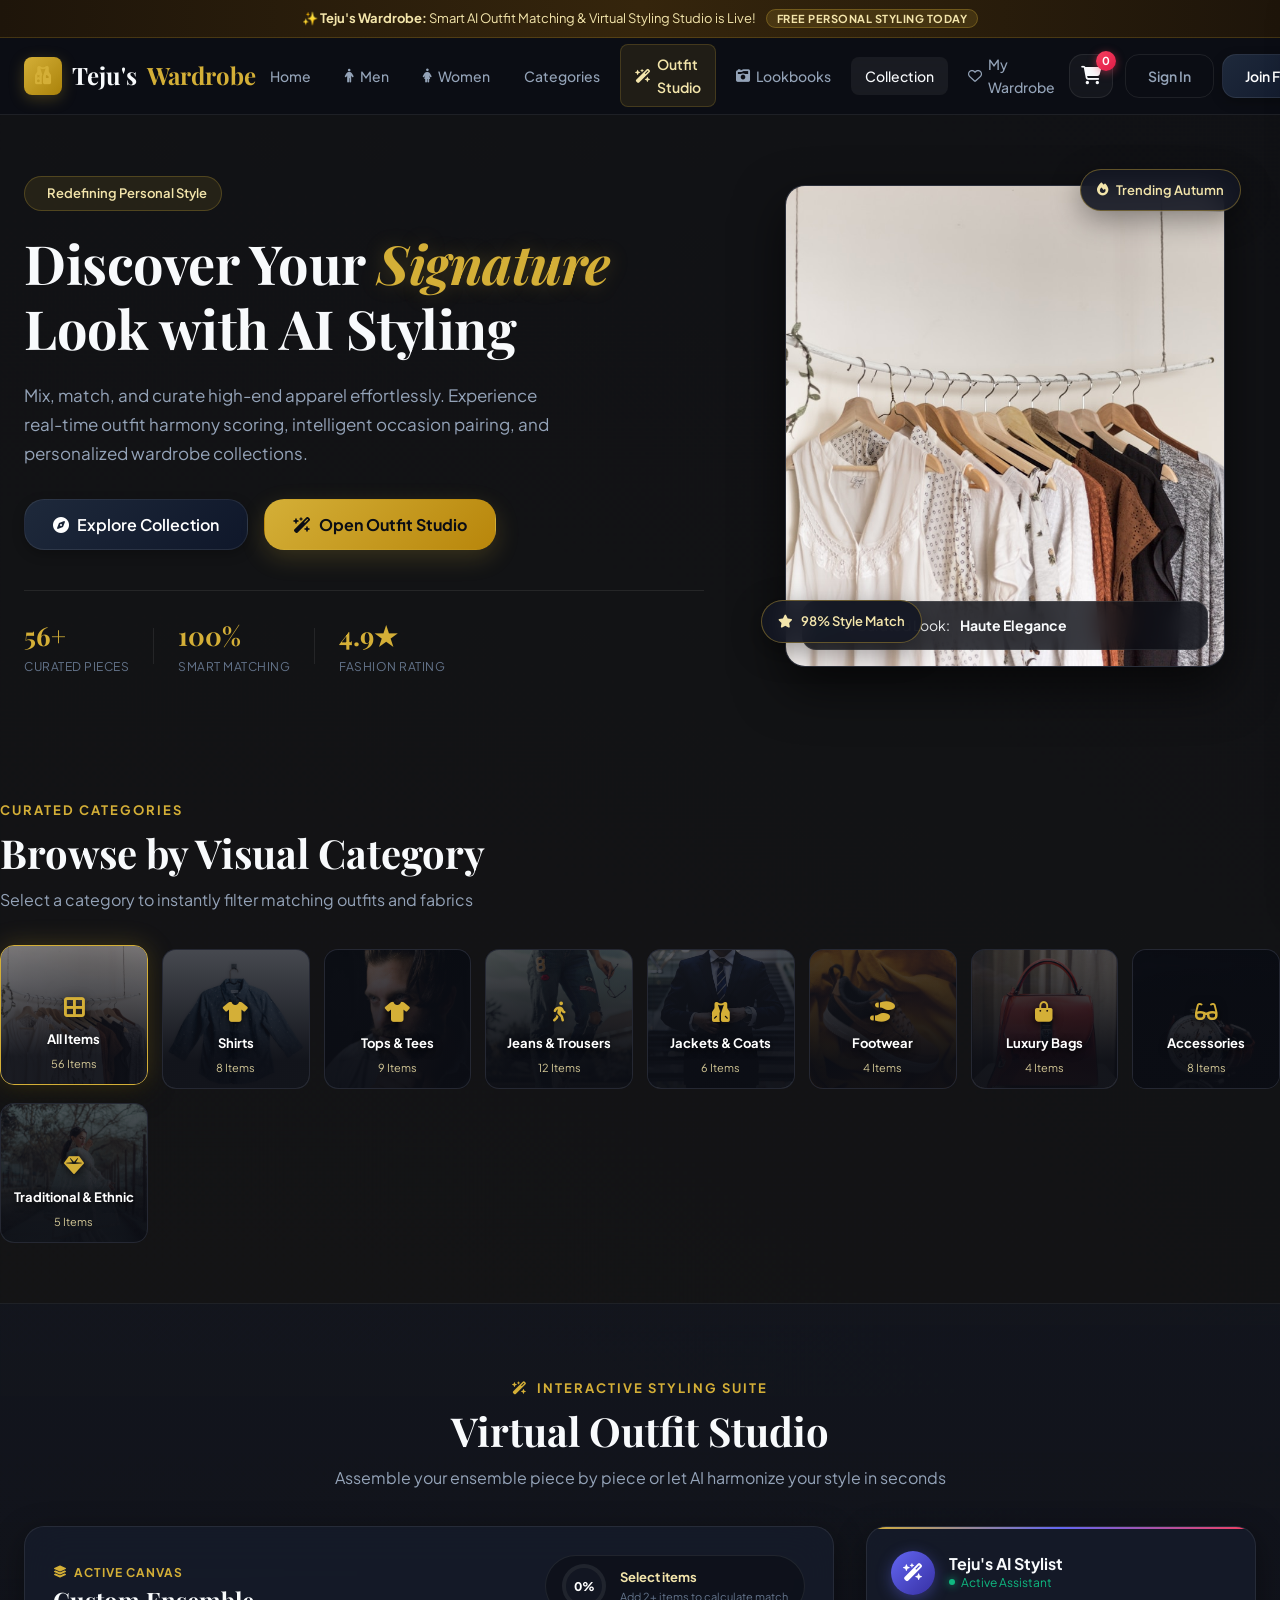
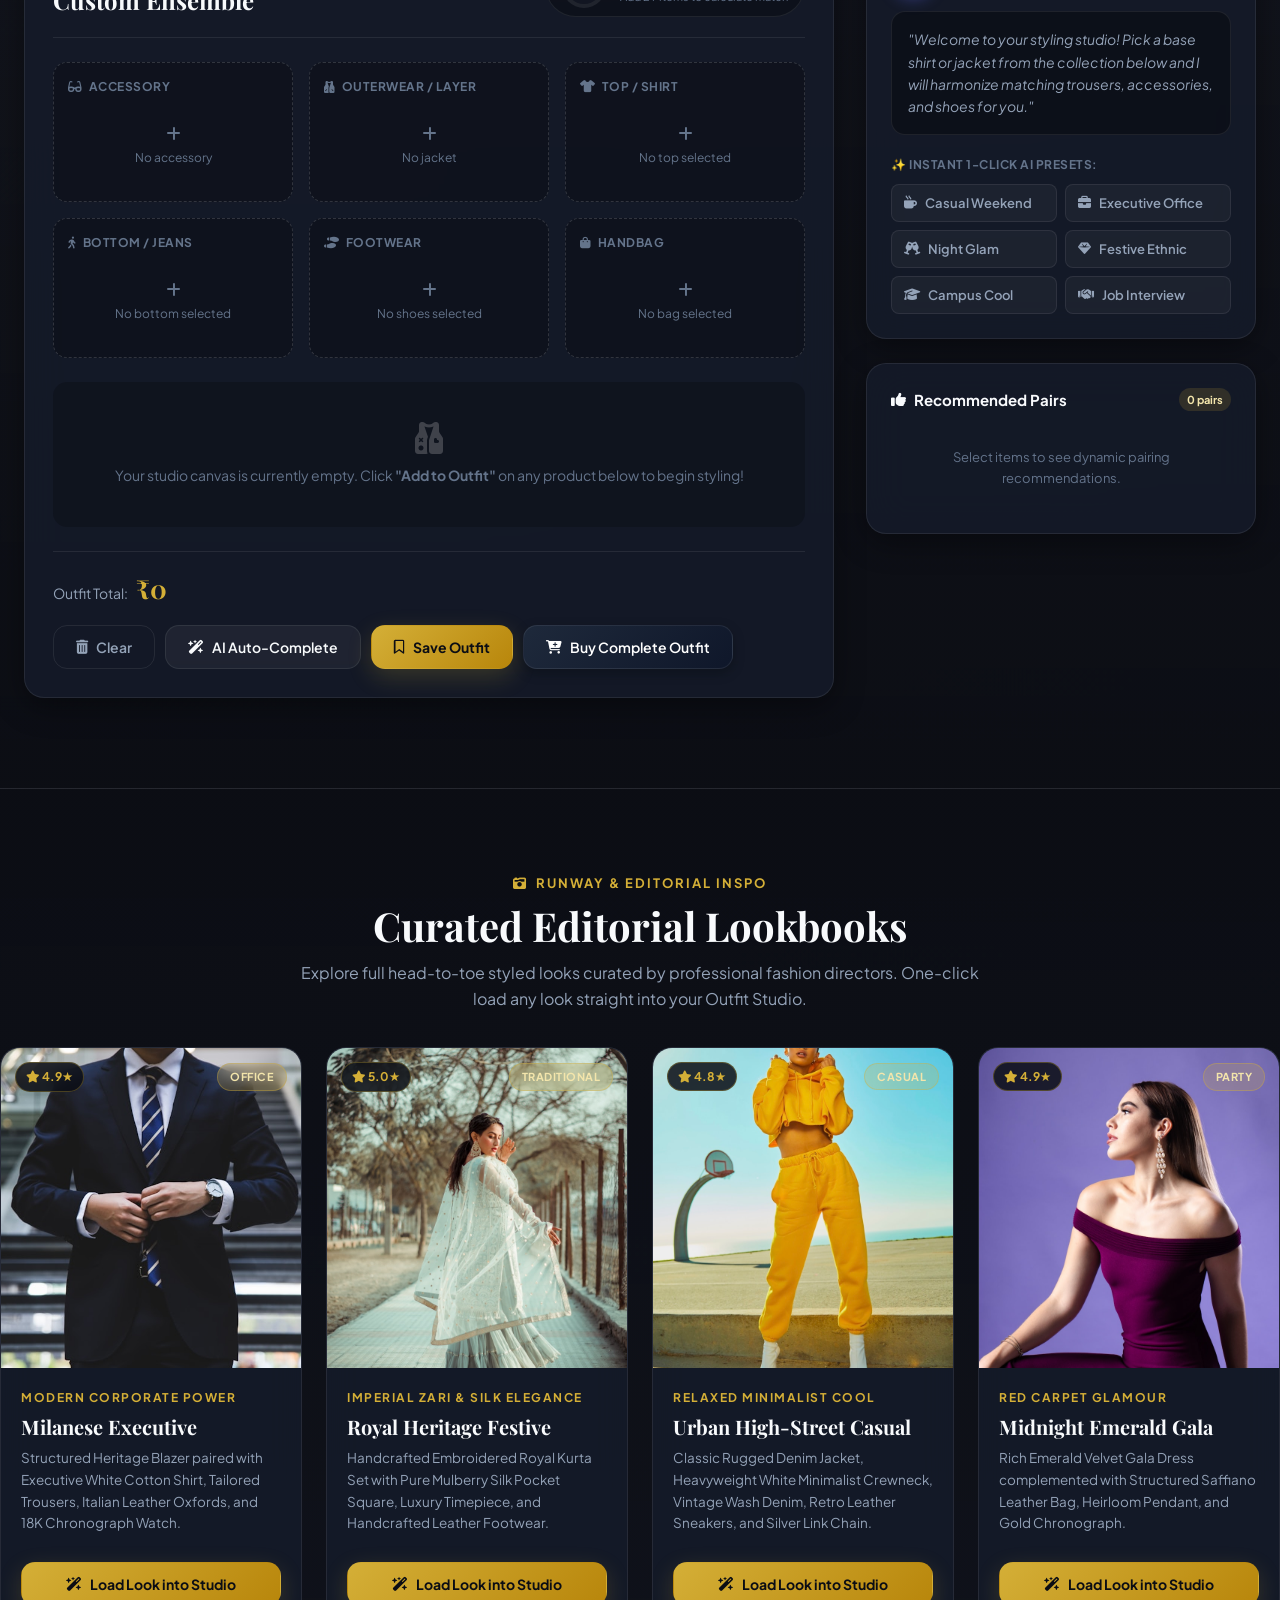
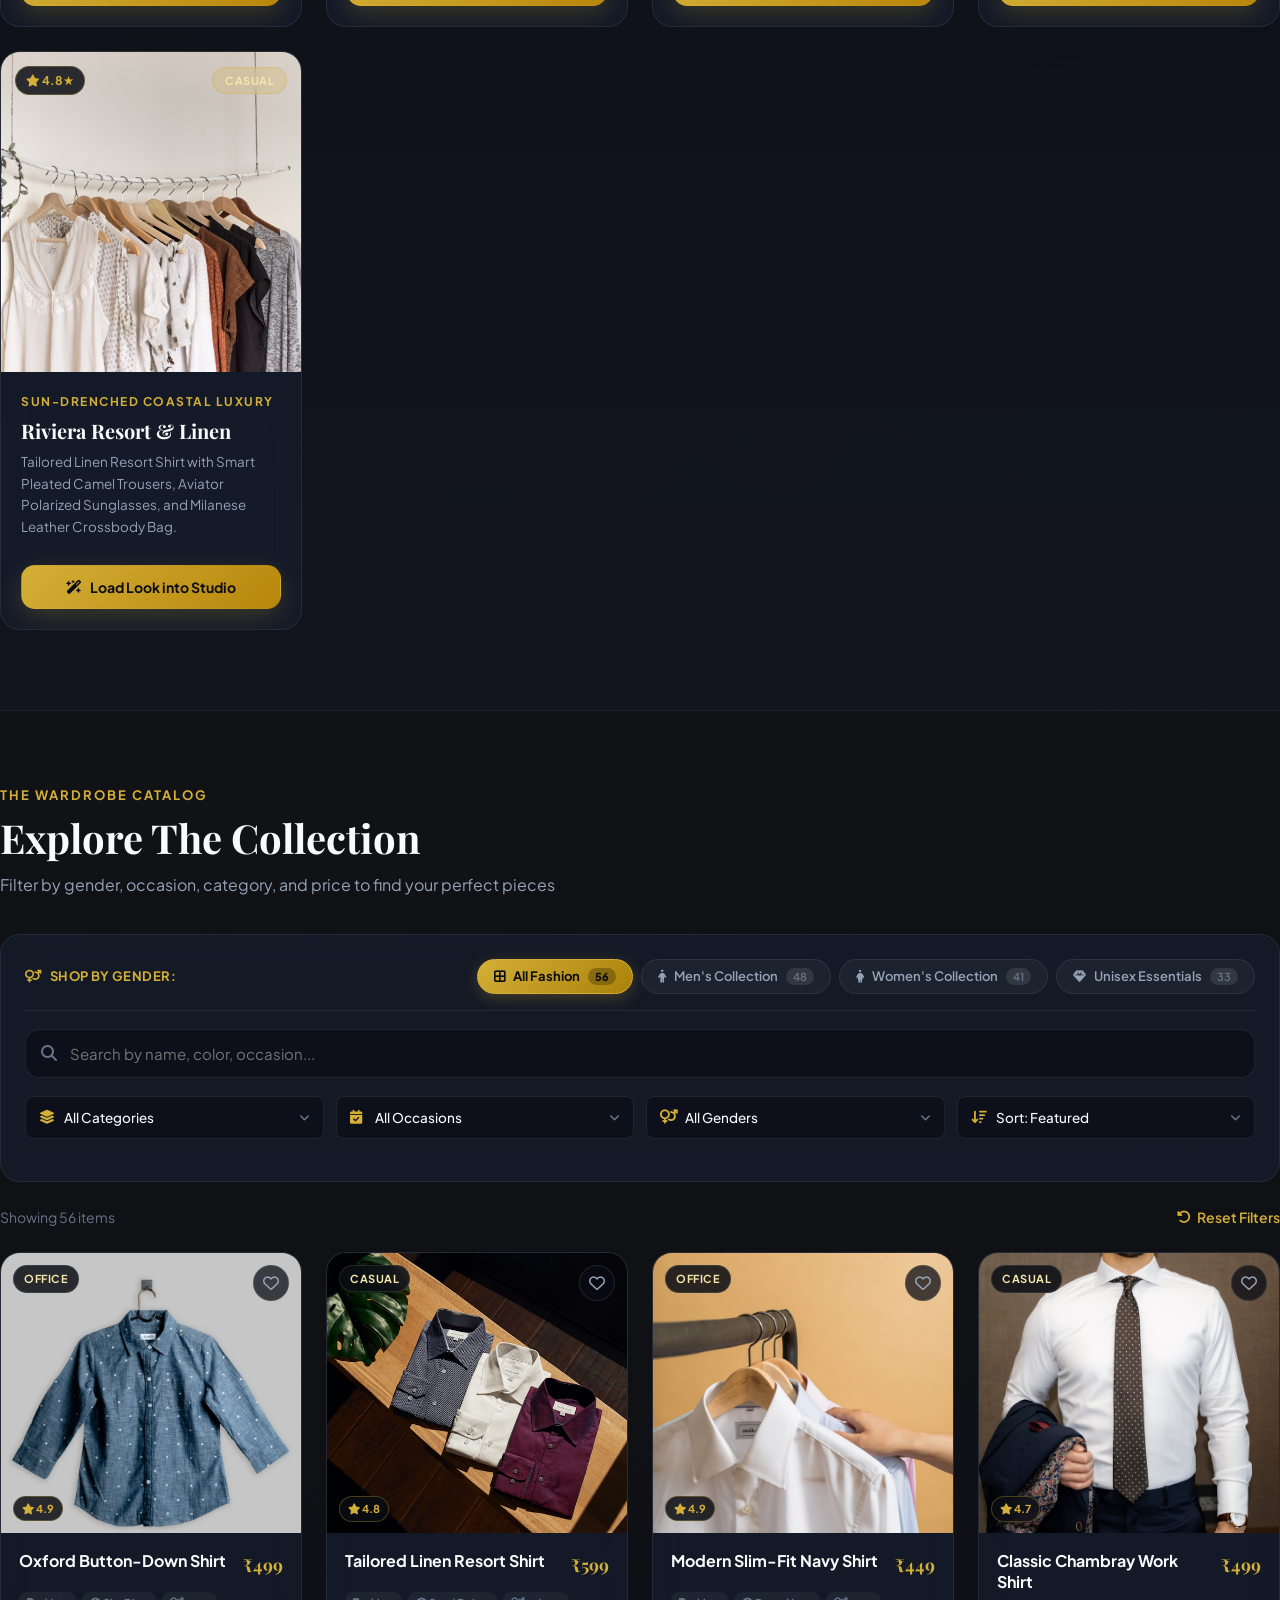
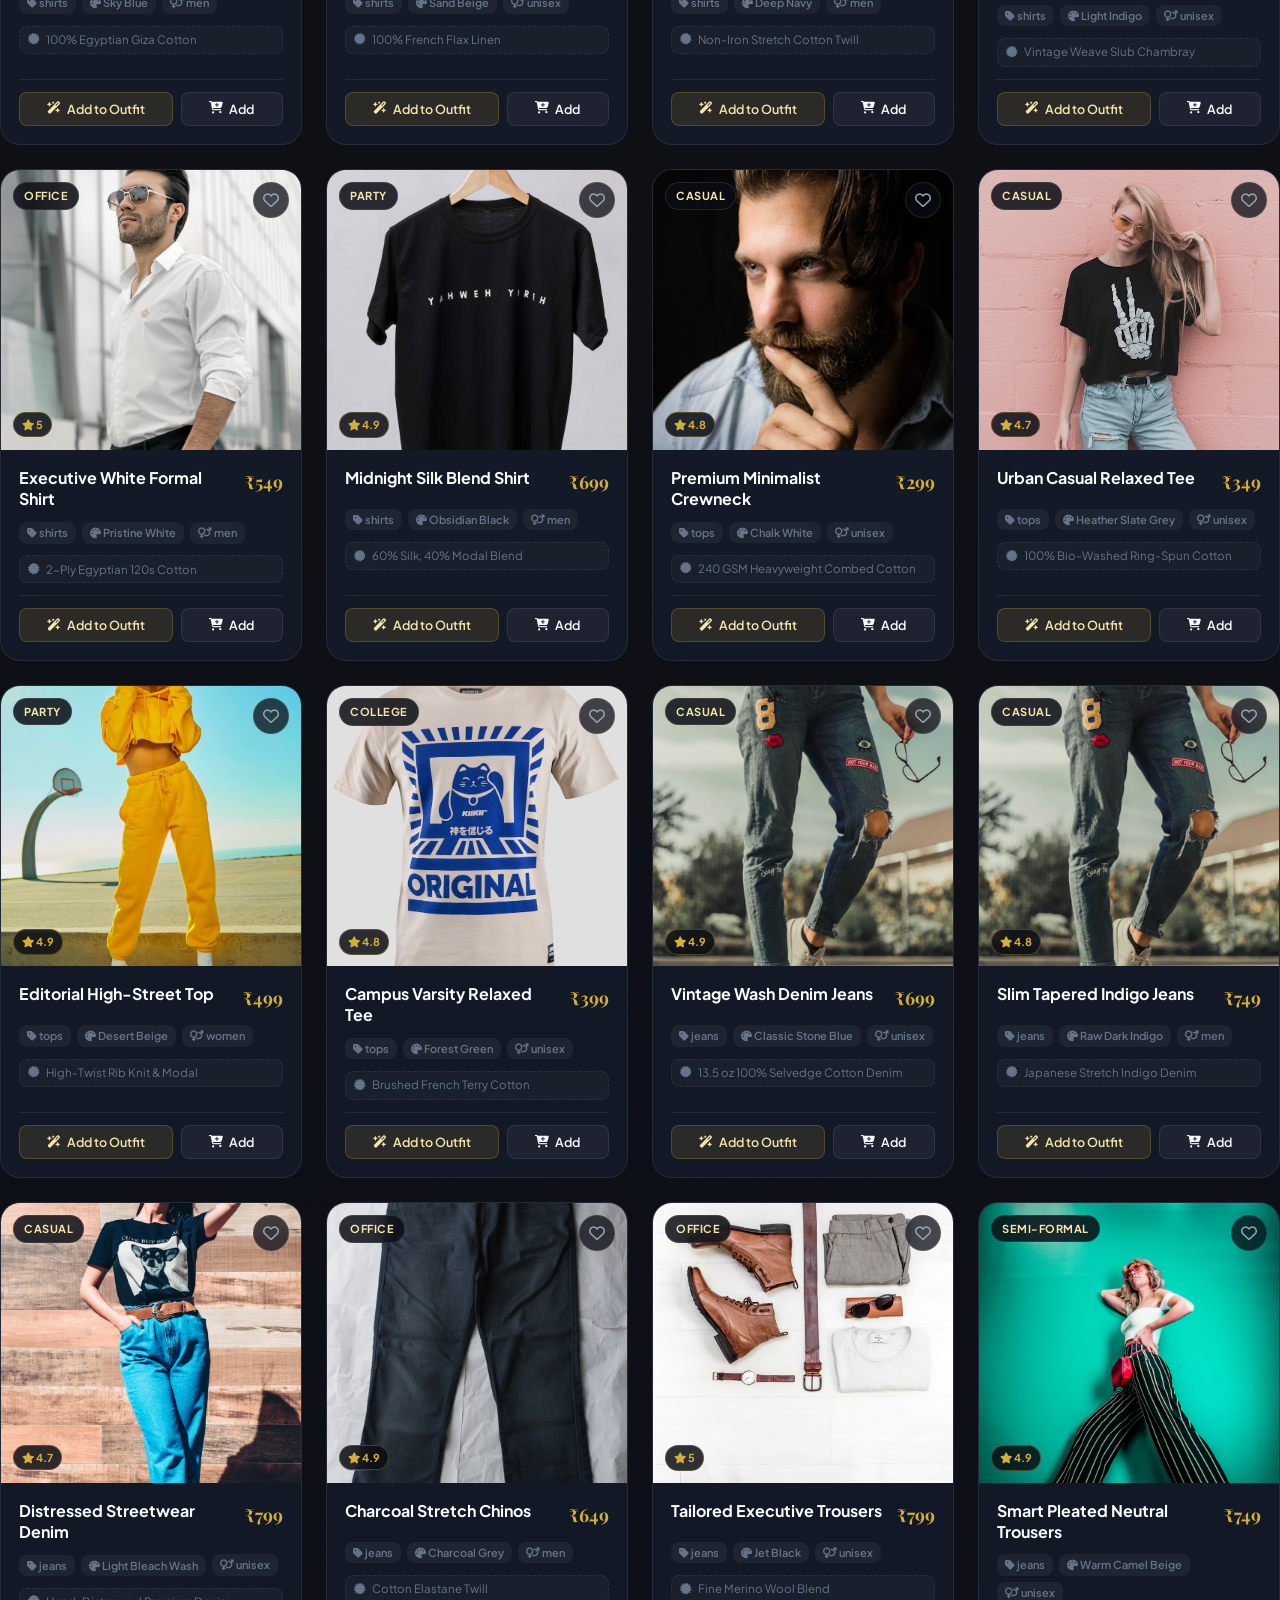
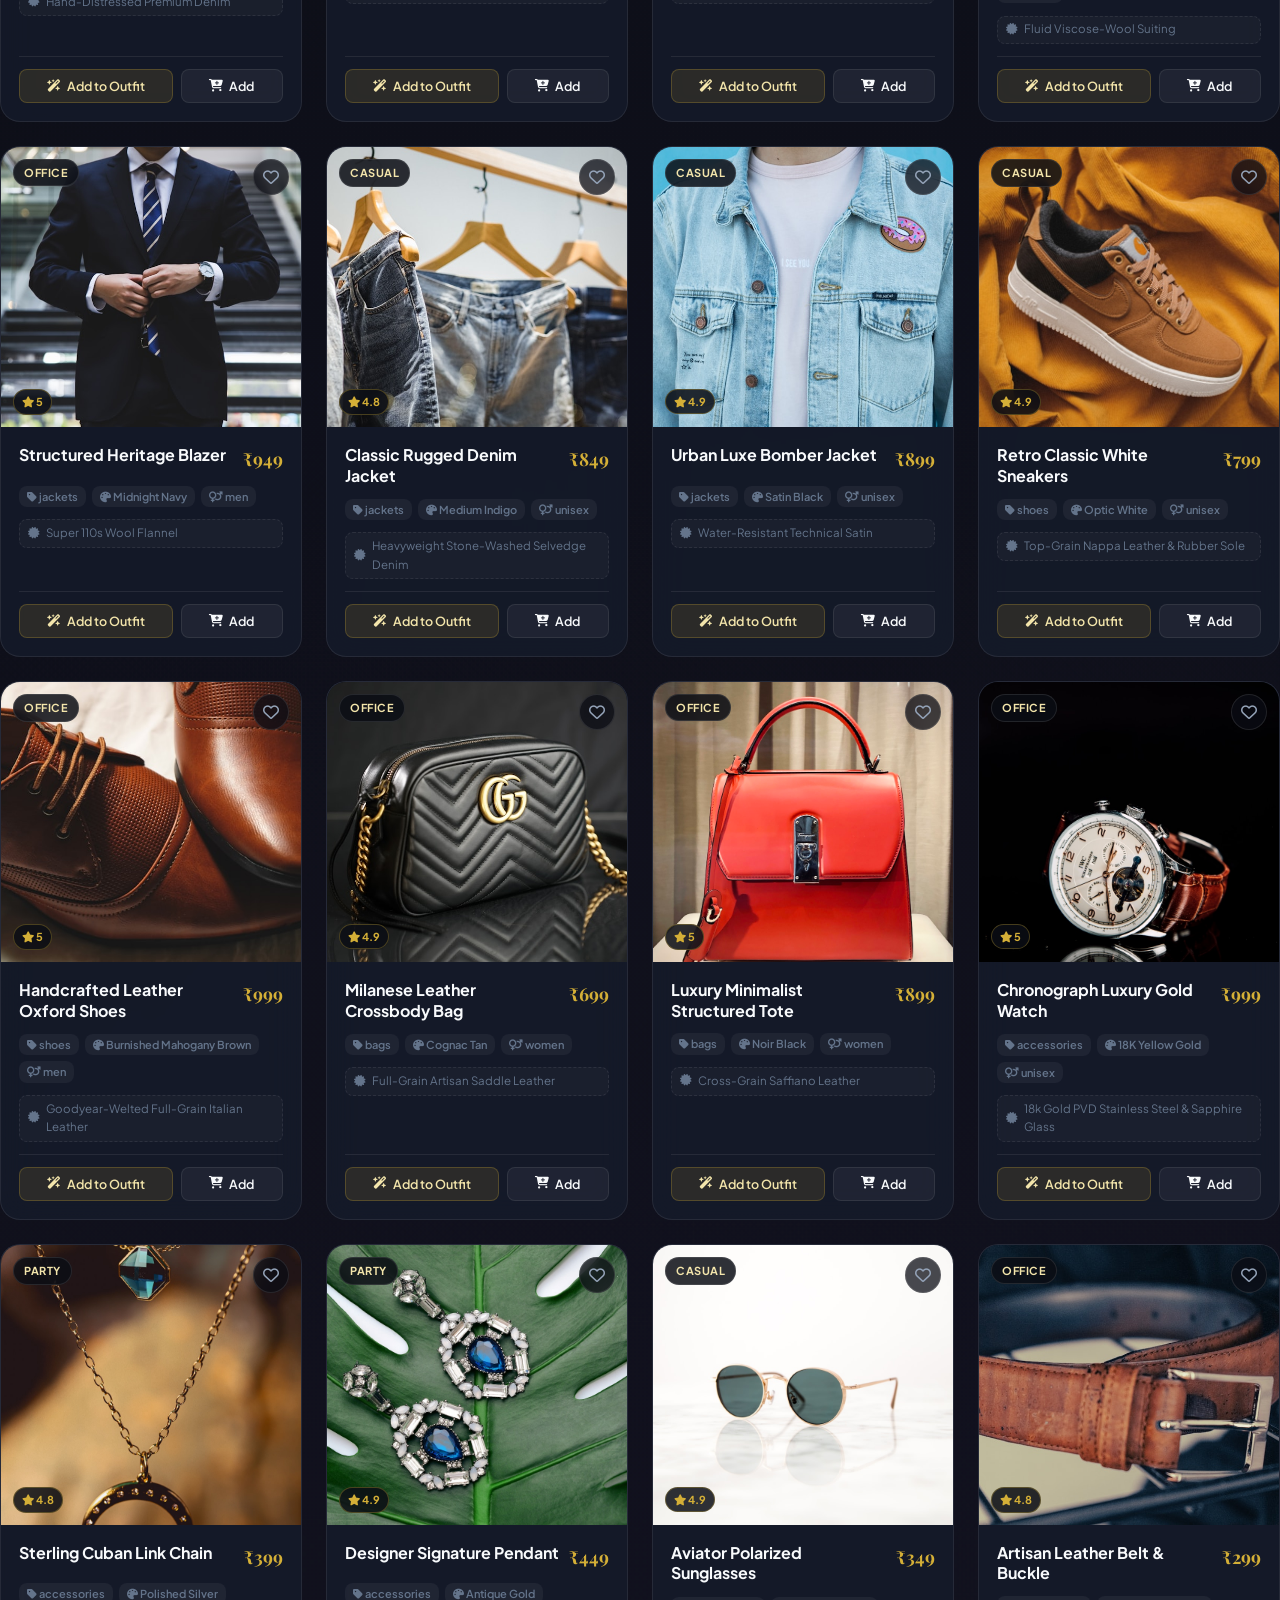
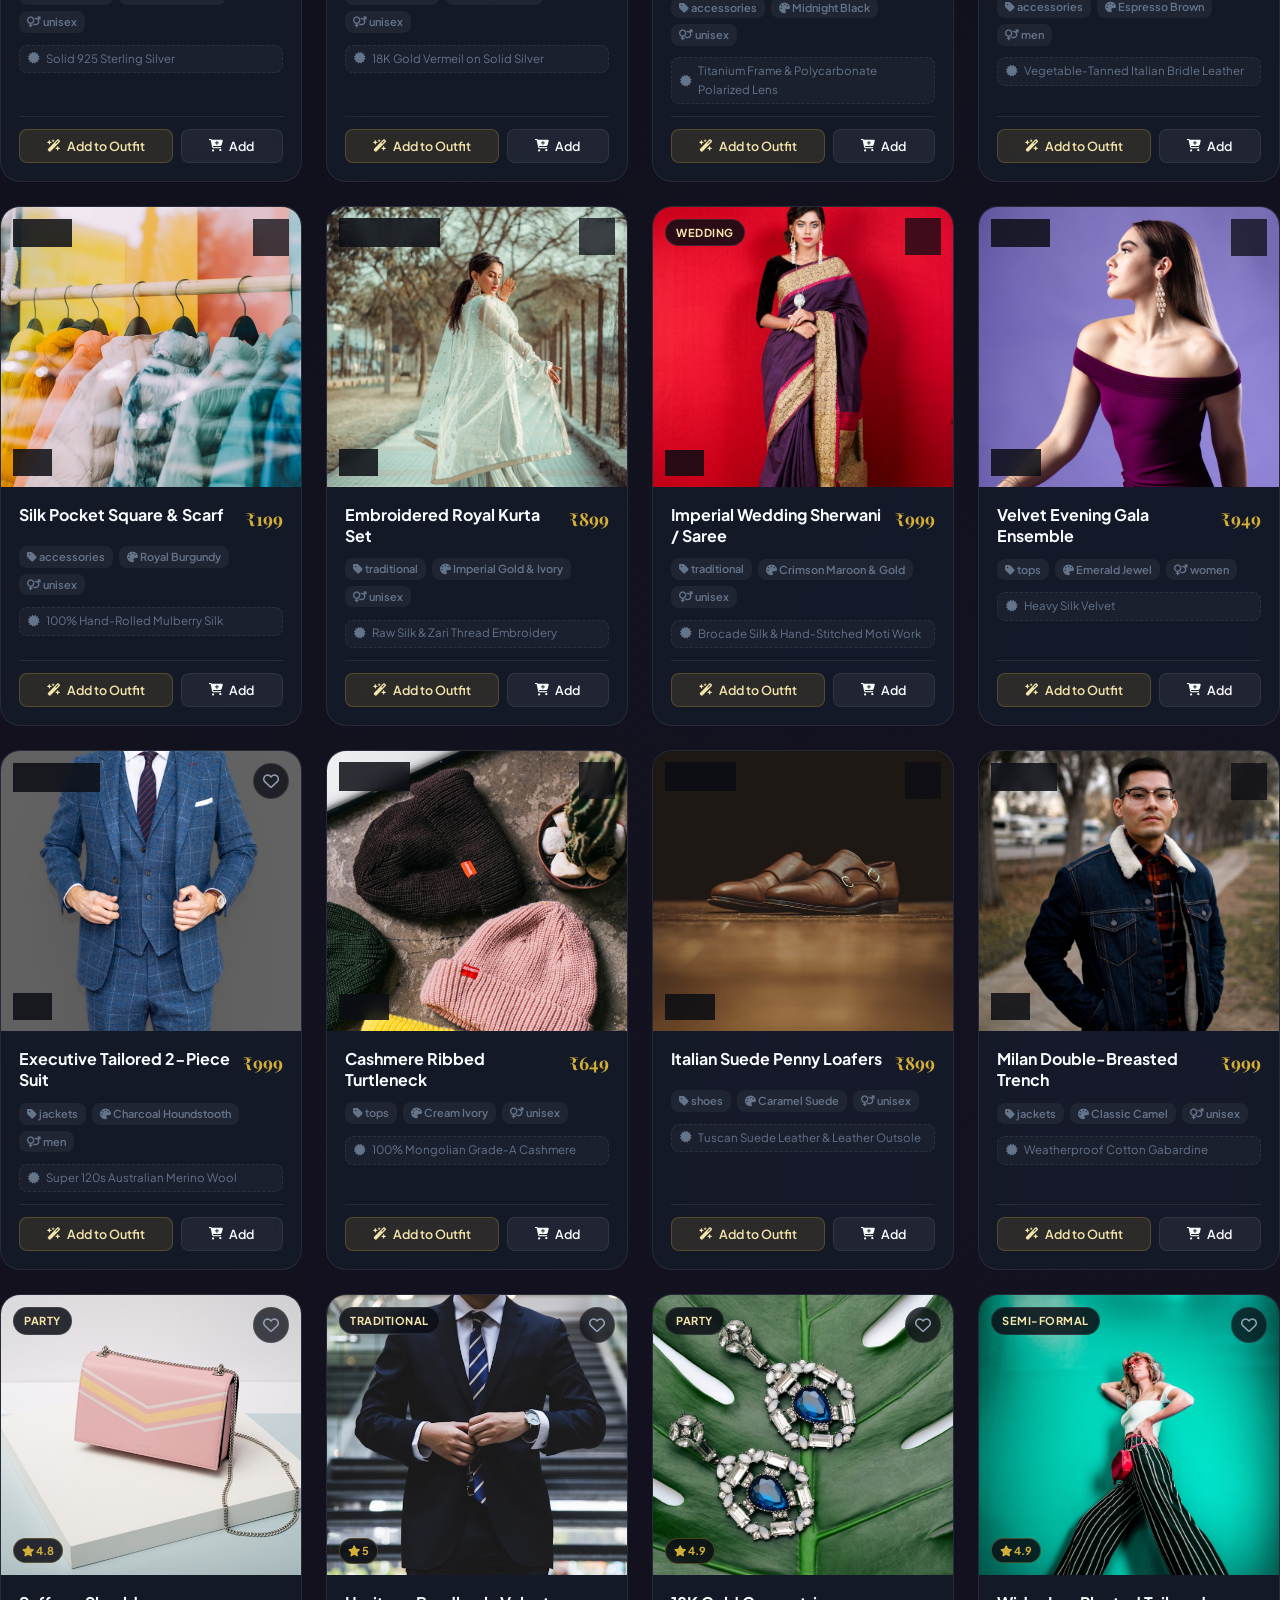
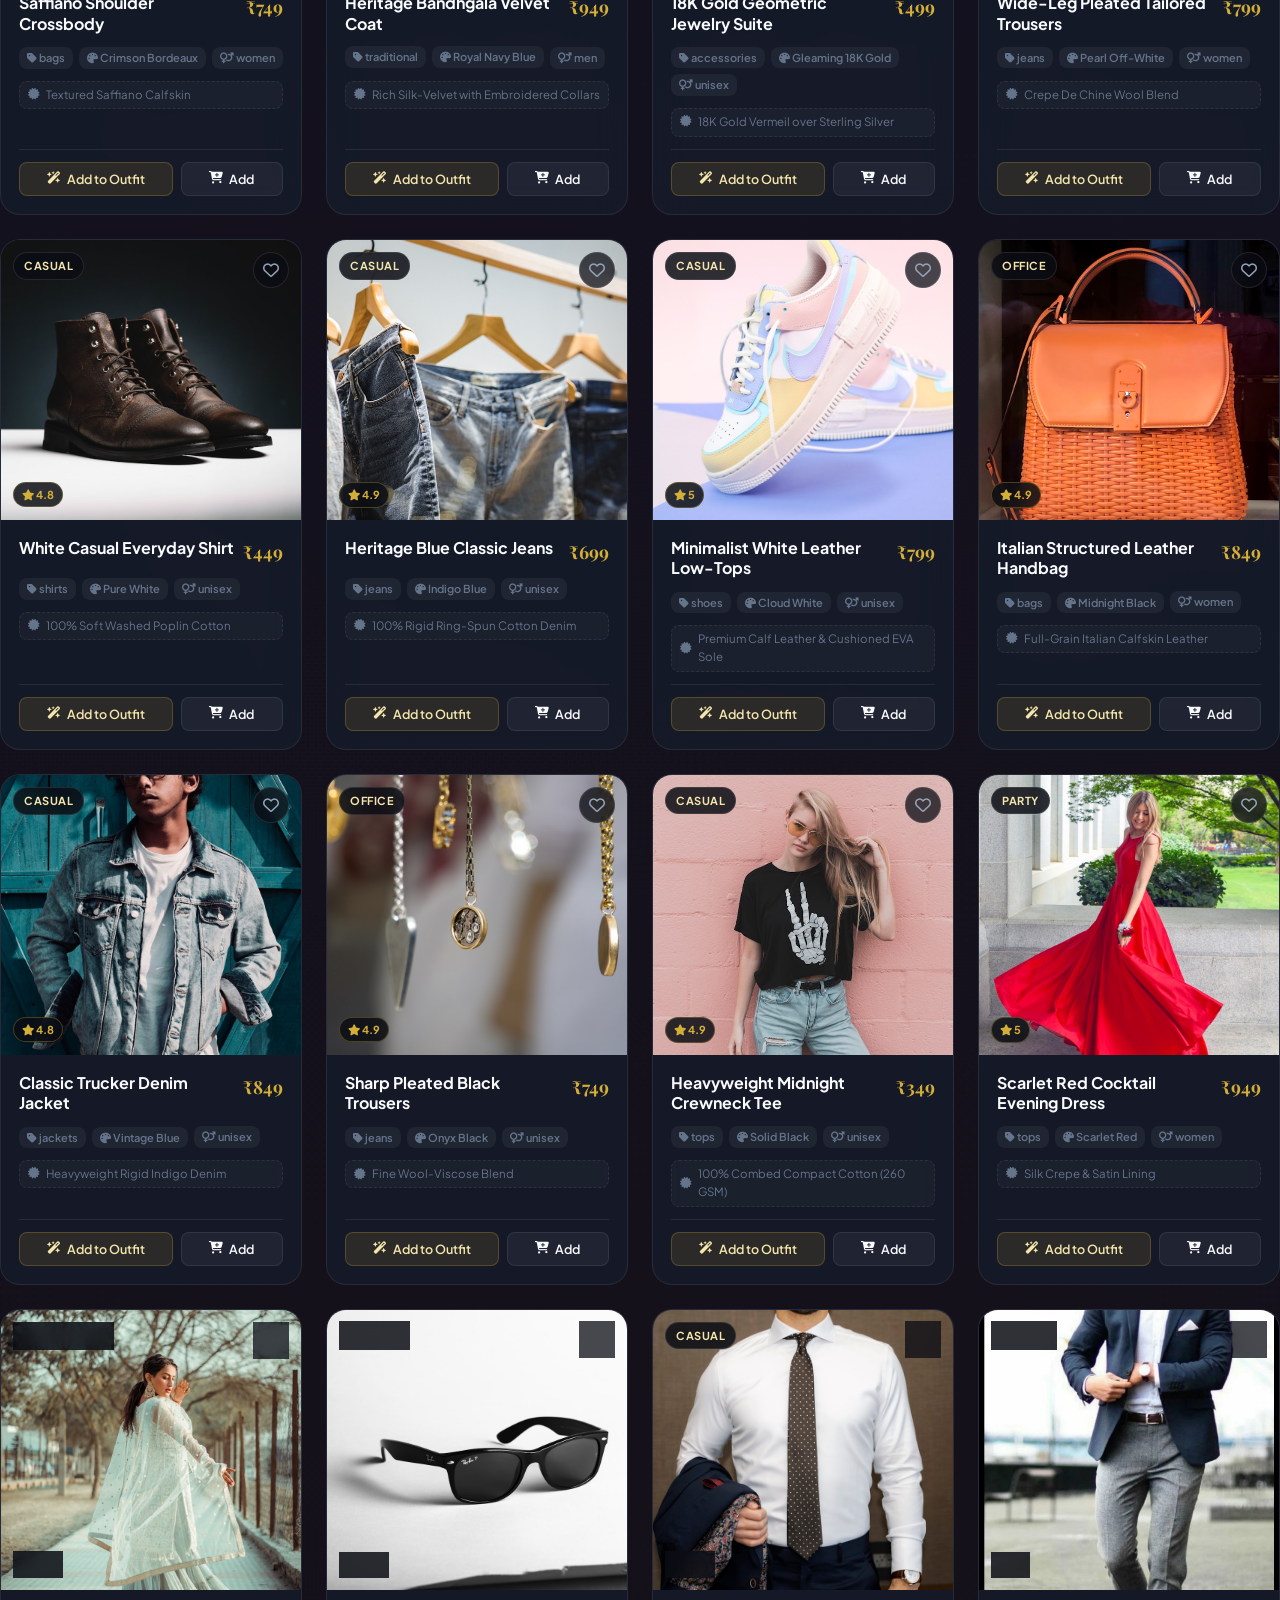
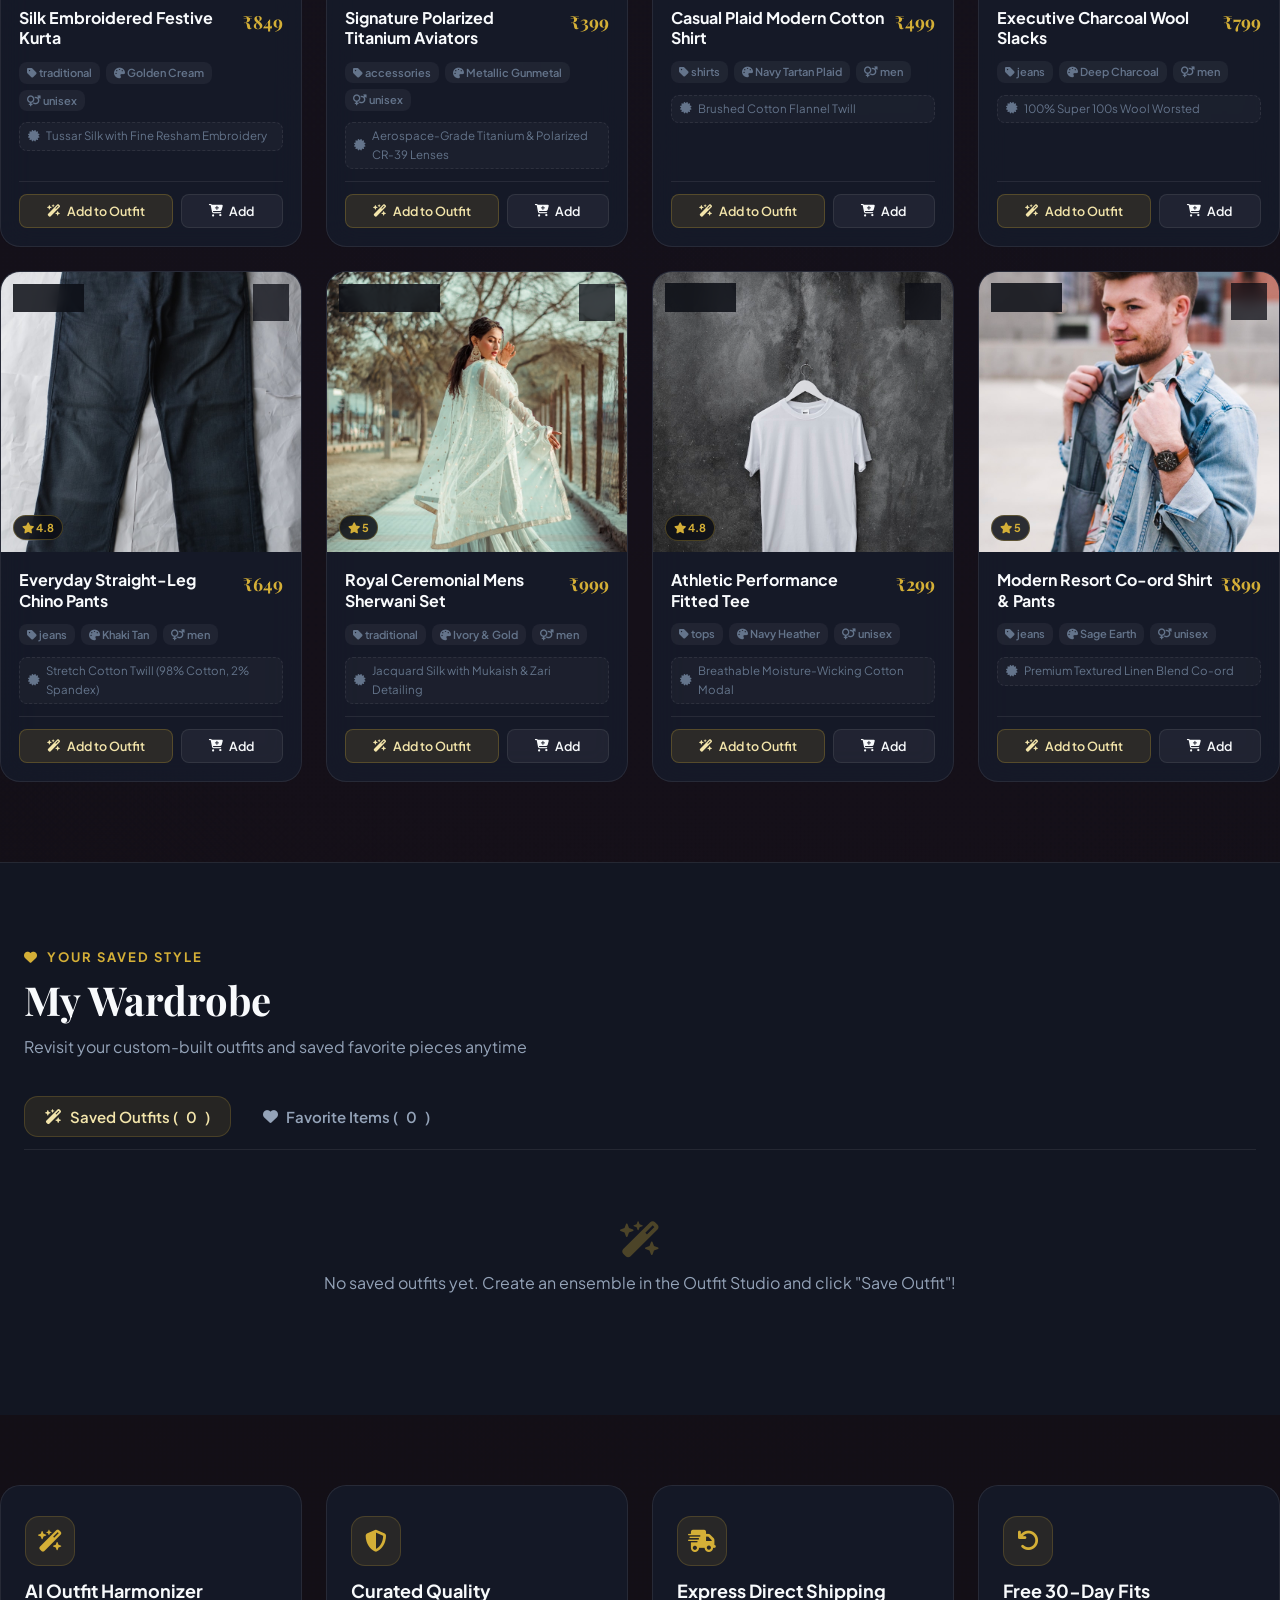
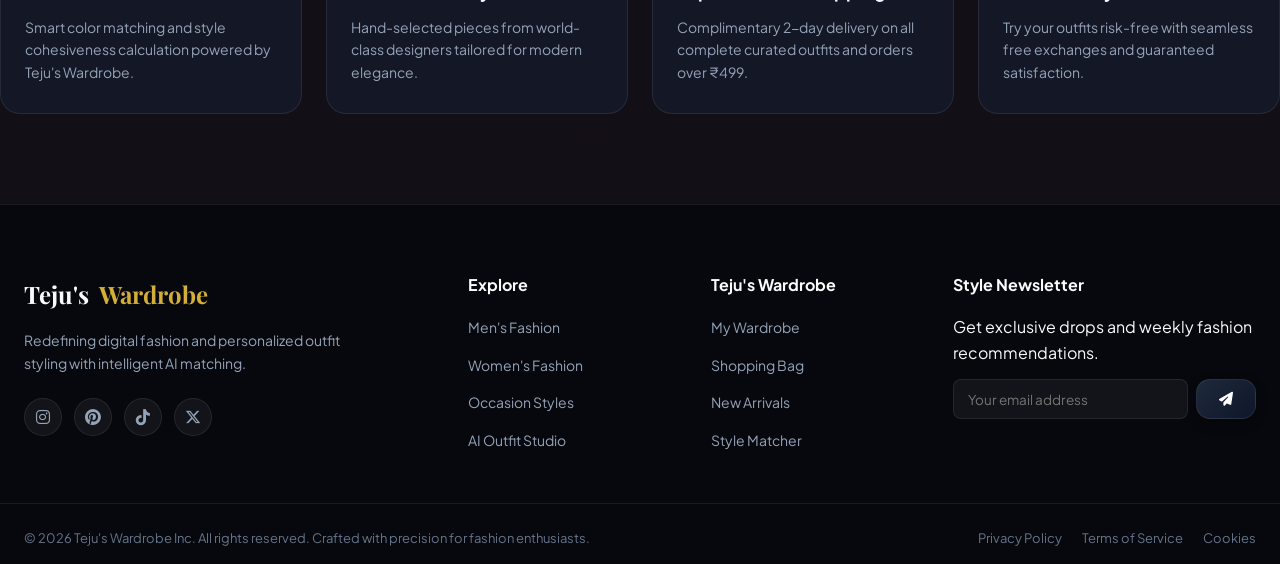
<file: index.html>
<!doctype html>
<html lang="en">
<head>
  <meta charset="utf-8">
  <meta http-equiv="refresh" content="0; url=WardrobeVerse/index.html">
  <title>Teju's Wardrobe — Redirecting</title>
  <script>
    window.location.href = "WardrobeVerse/index.html";
  </script>
</head>
<body style="background:#0b0d14; color:#d4af37; font-family:sans-serif; display:flex; align-items:center; justify-content:center; height:100vh; margin:0;">
  <div style="text-align:center;">
    <h2>Opening Teju's Wardrobe...</h2>
    <p><a href="WardrobeVerse/index.html" style="color:#d4af37; text-decoration:underline;">Click here if you are not redirected automatically.</a></p>
  </div>
</body>
</html>
</file>
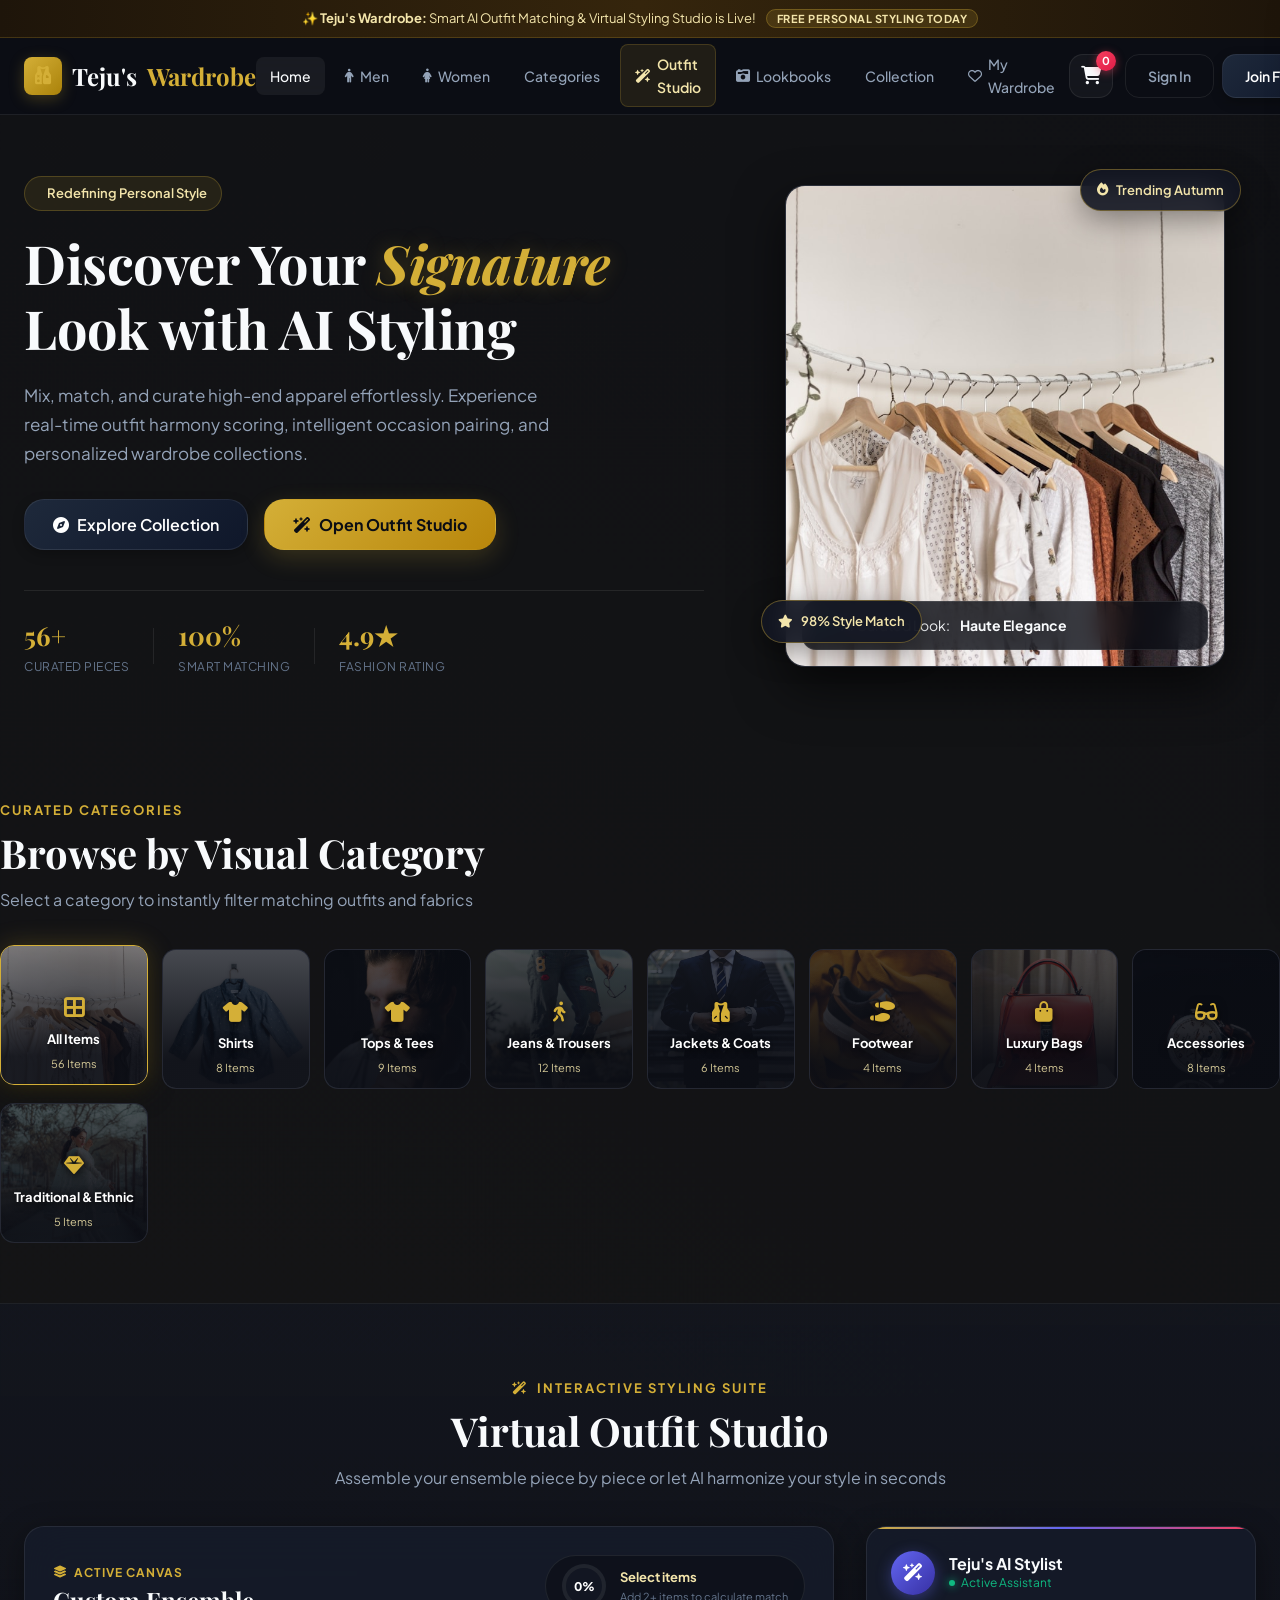
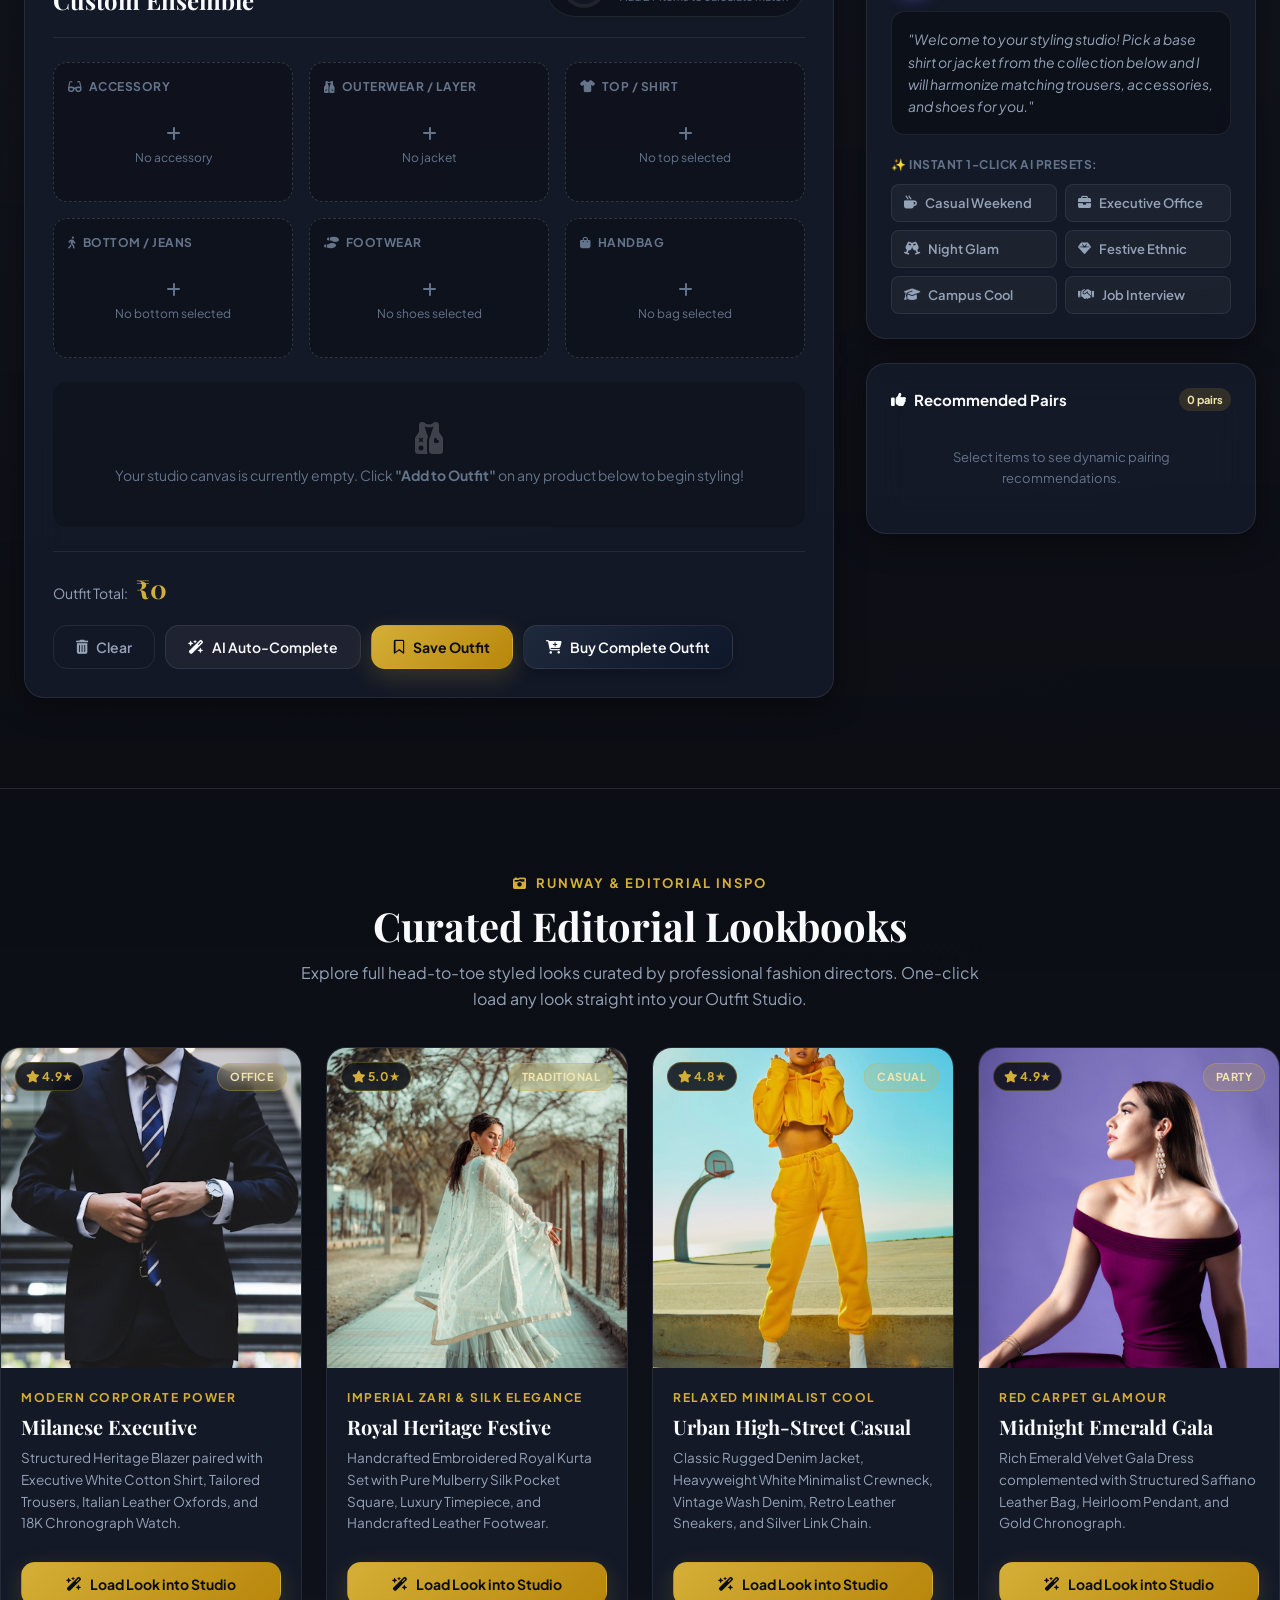
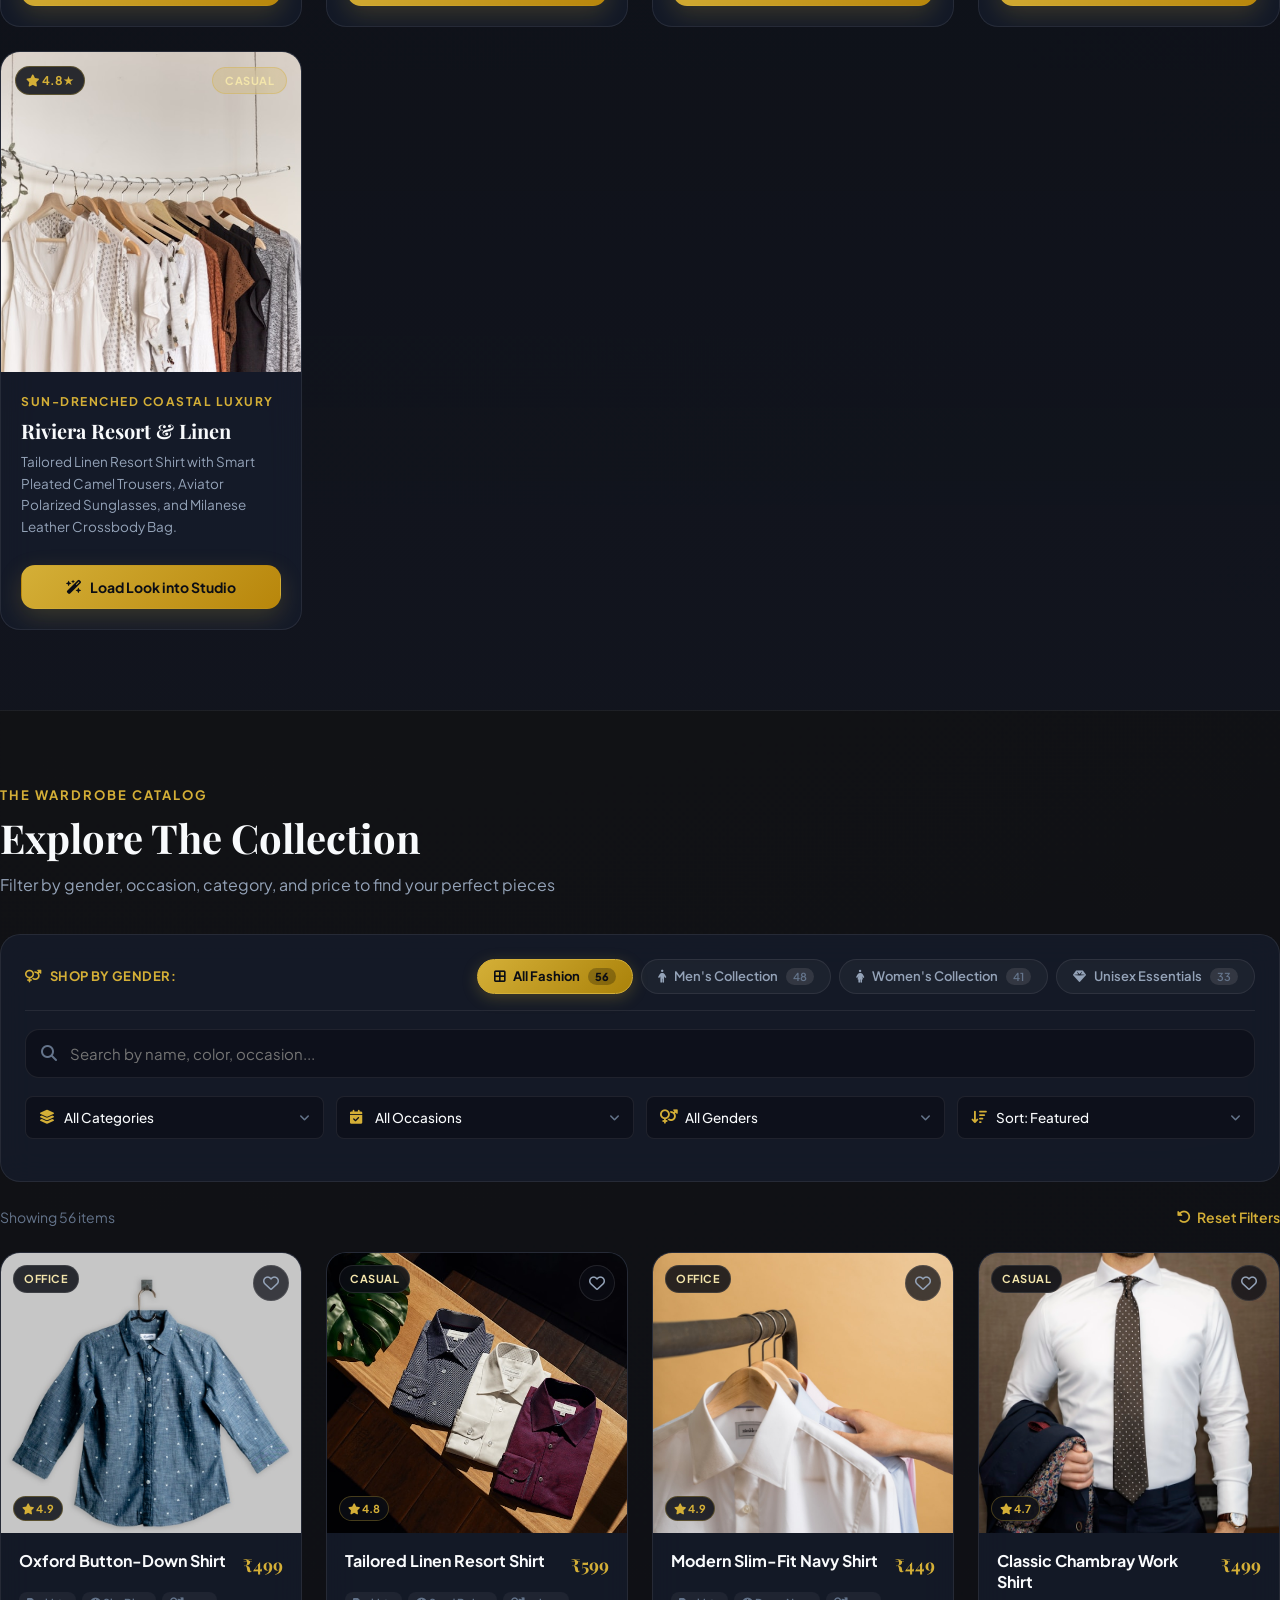
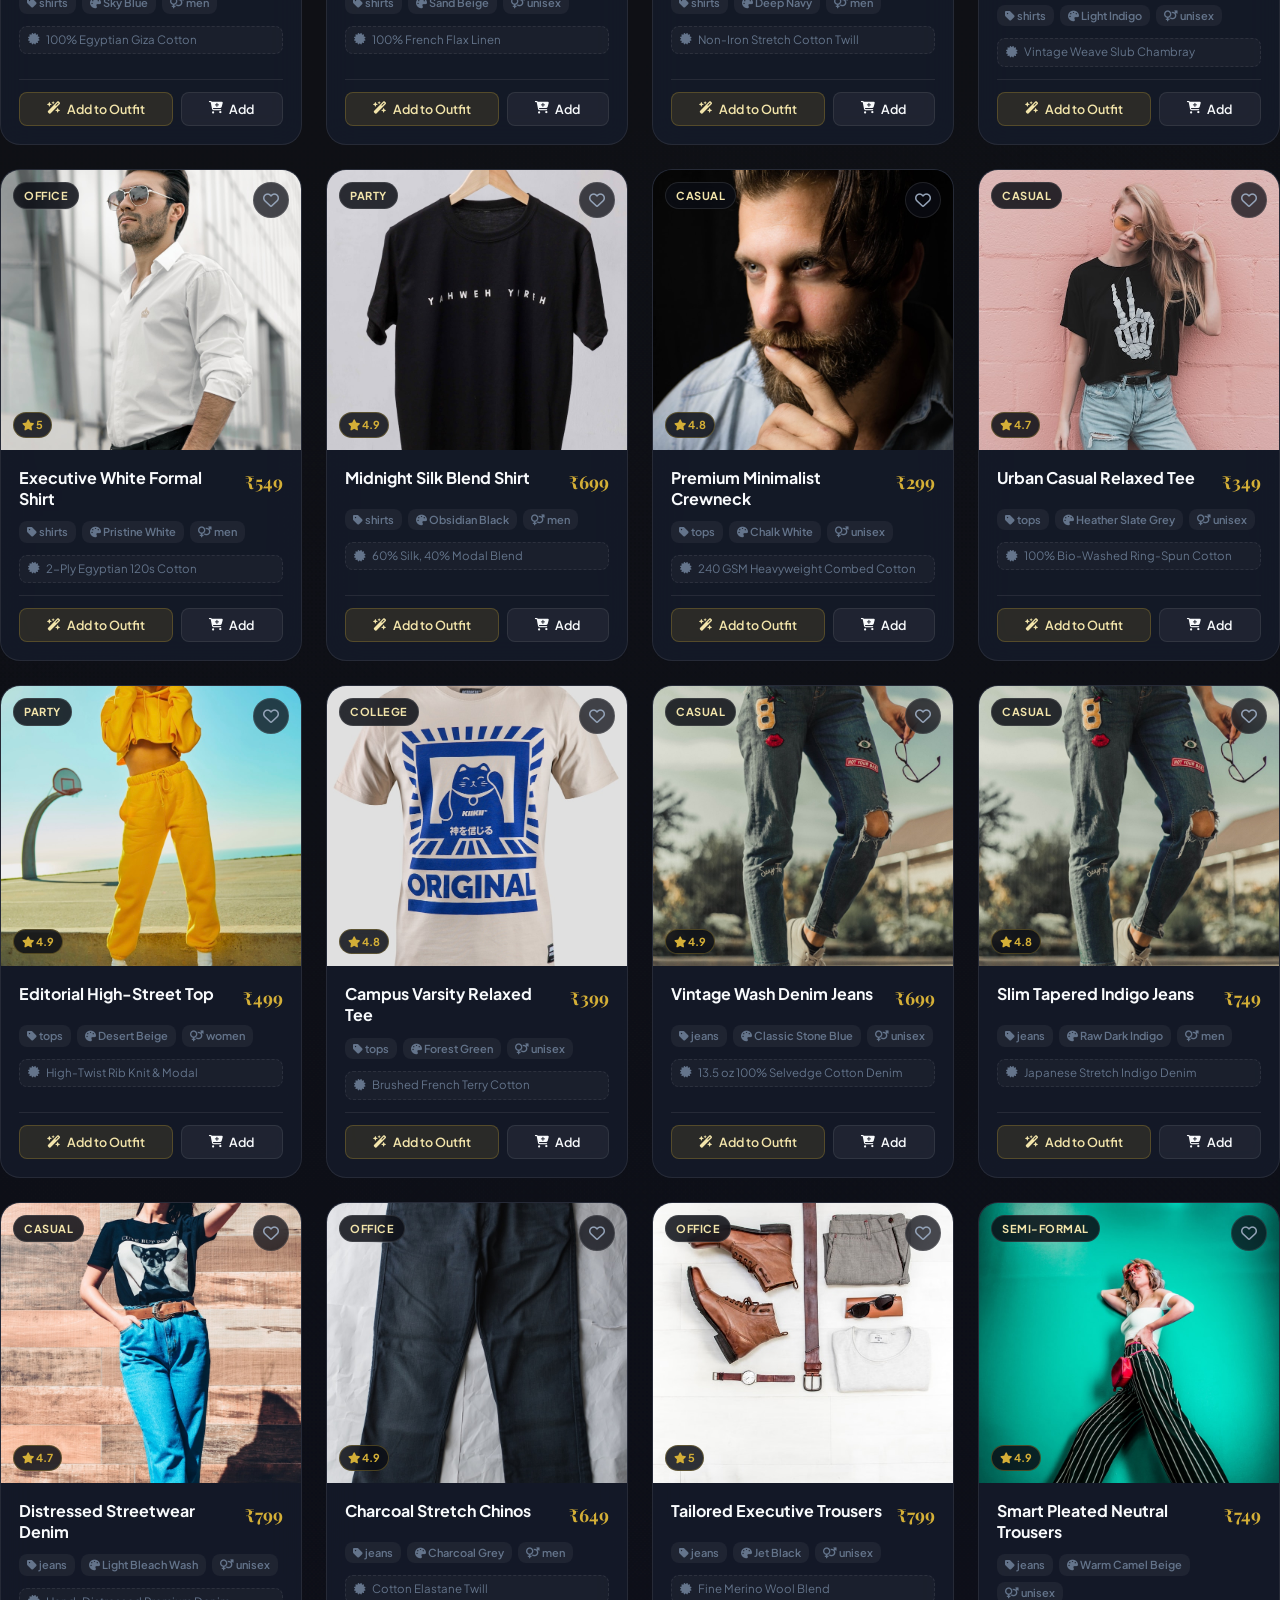
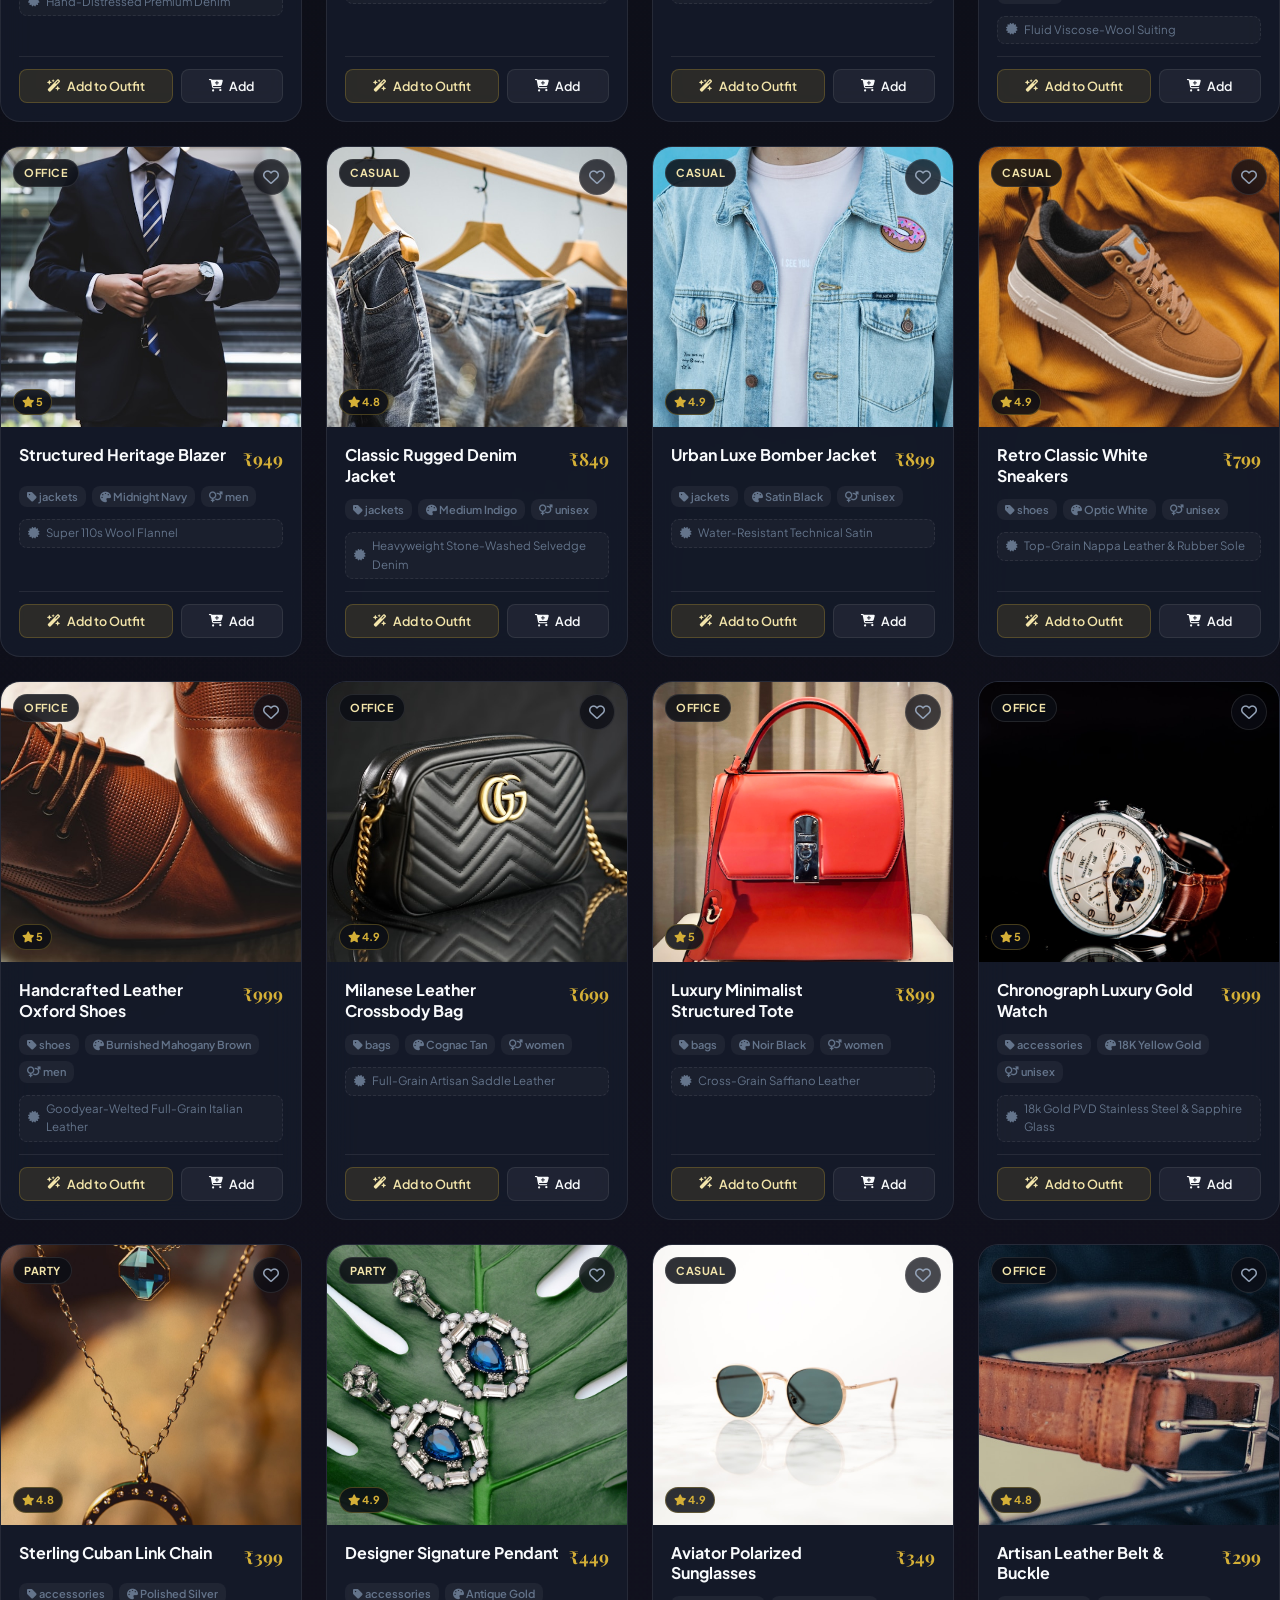
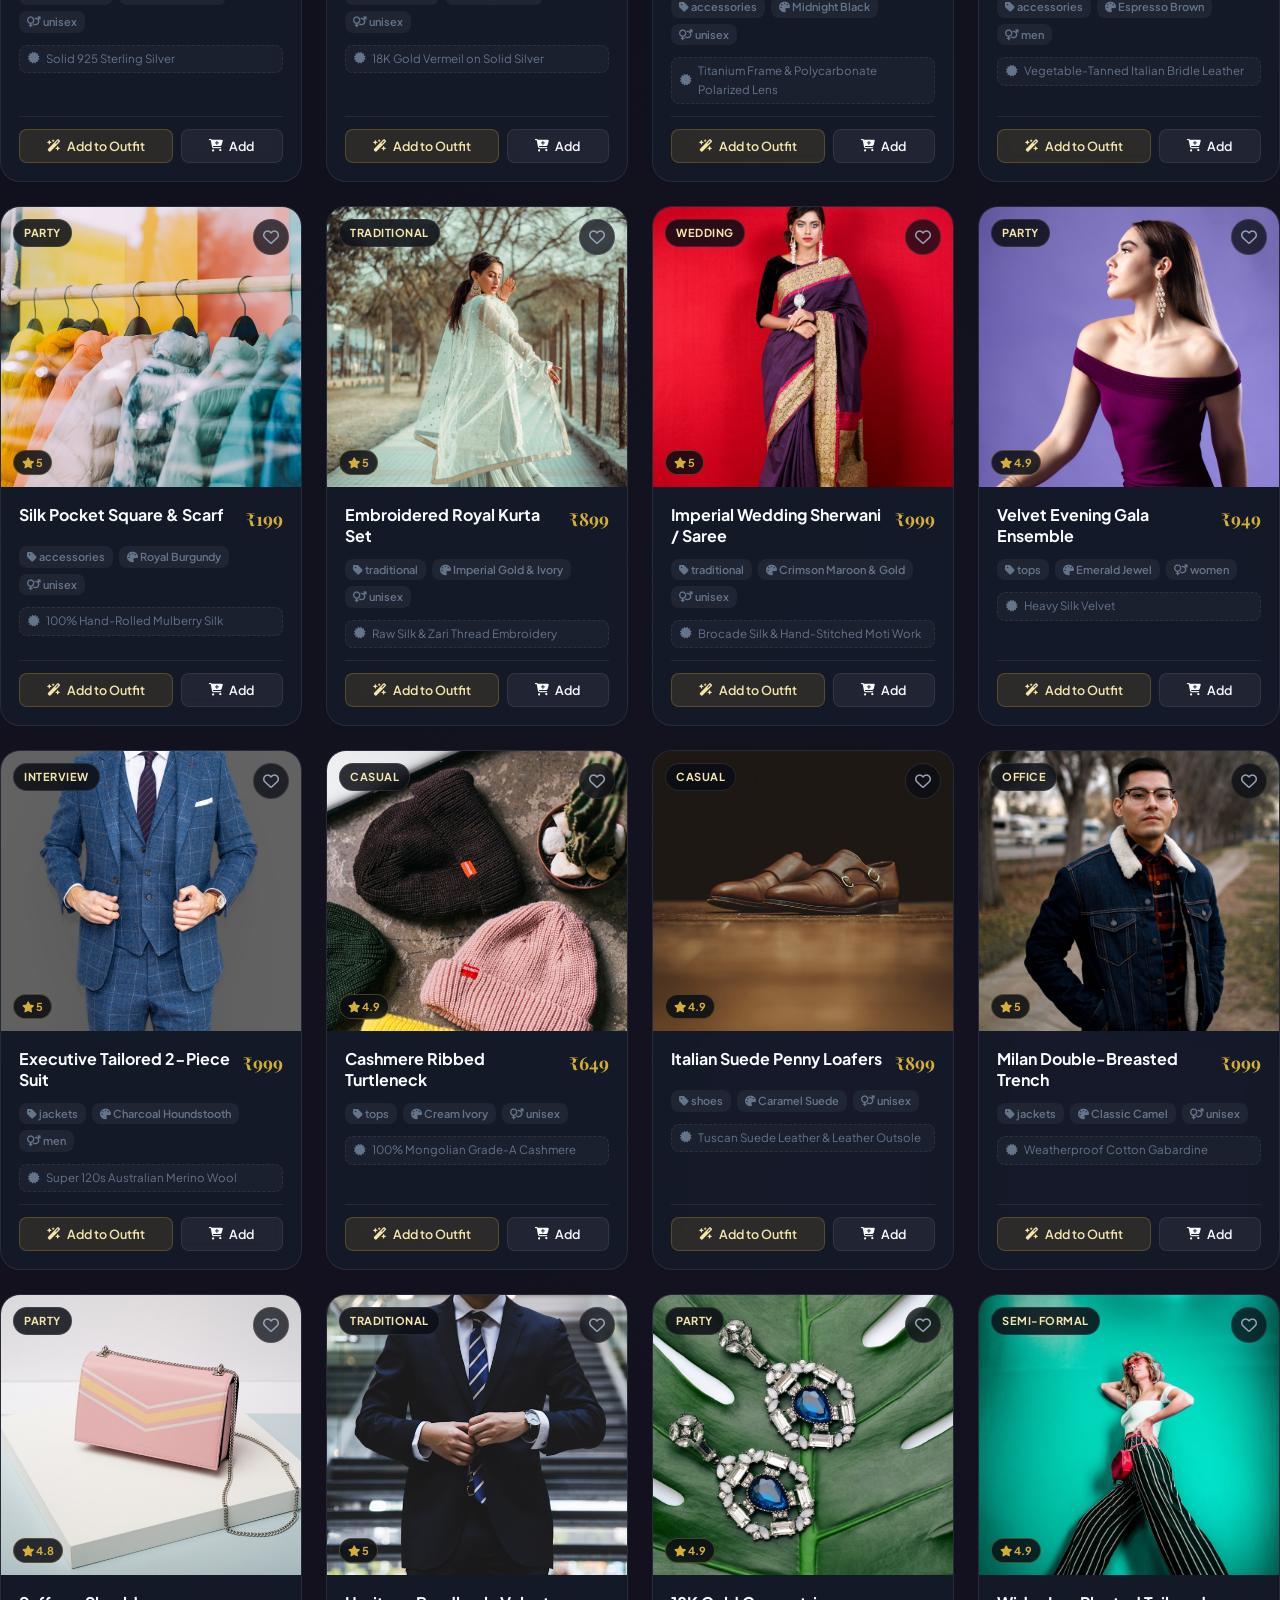
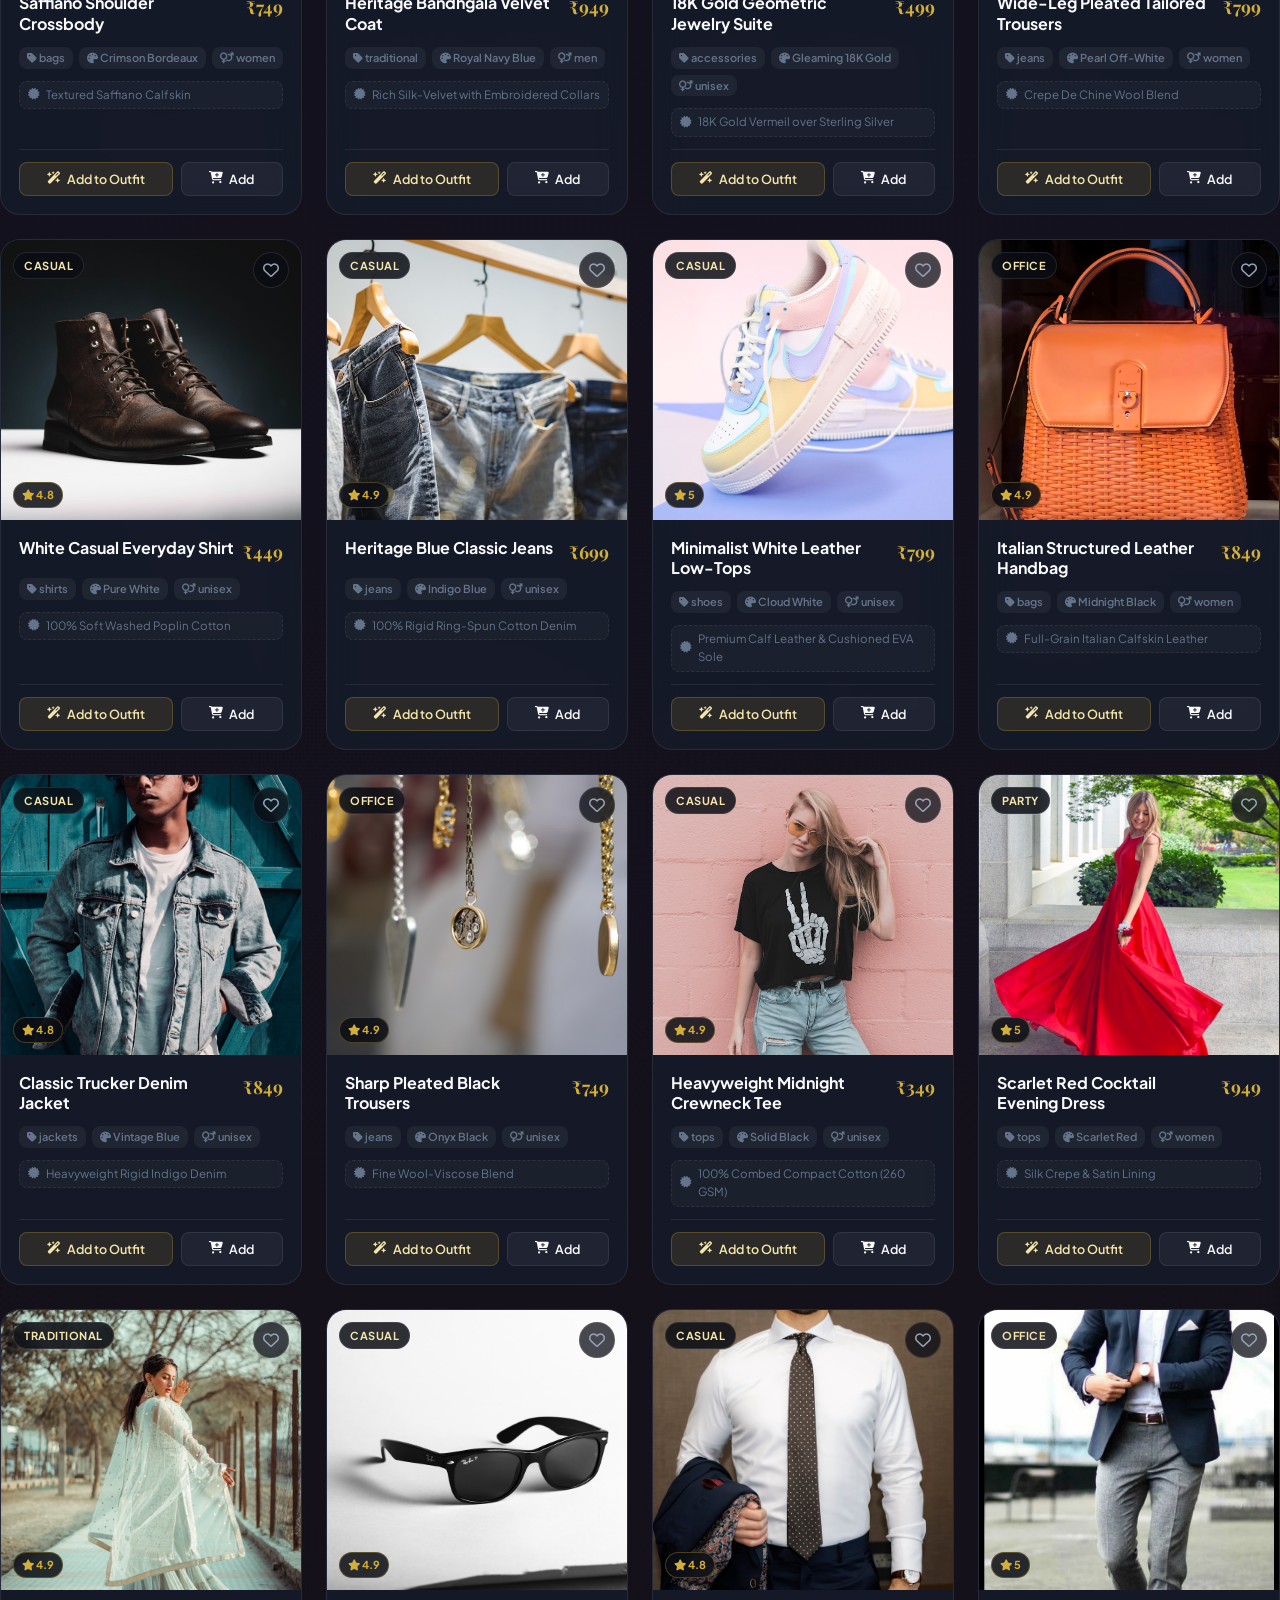
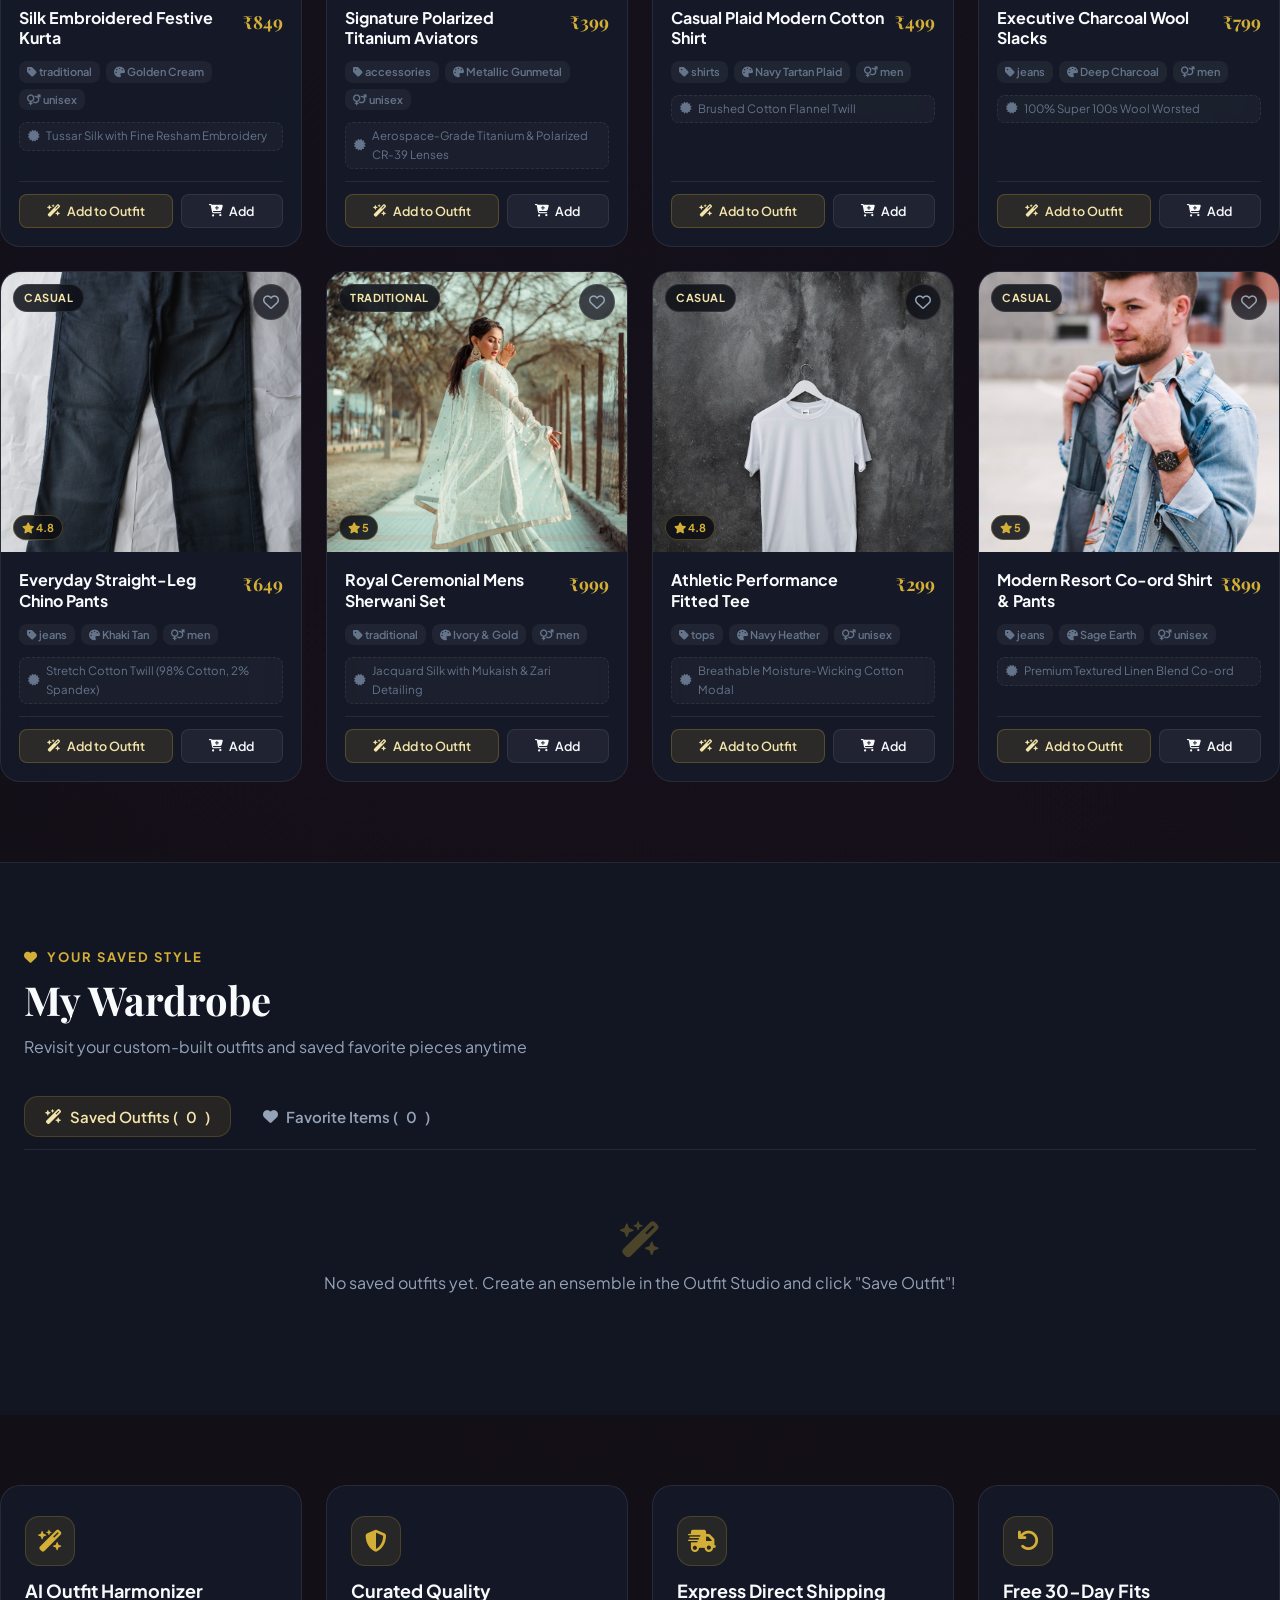
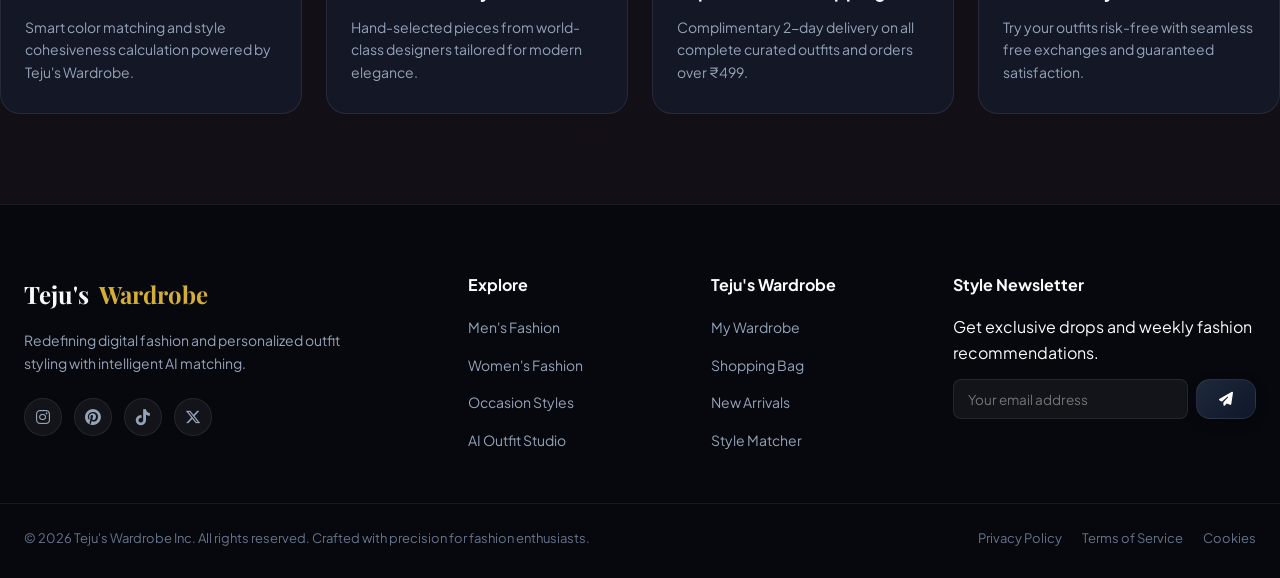
<file: WardrobeVerse/index.html>
<!doctype html>
<html lang="en">
<head>
  <meta charset="utf-8" />
  <meta name="viewport" content="width=device-width, initial-scale=1" />
  <title>Teju's Wardrobe — Smart AI Fashion & Outfit Studio</title>
  <meta name="description" content="Design, match, and curate your personal style with Teju's Wardrobe's AI-driven outfit studio, curated collections, and smart style harmony engine." />
  
  <!-- Google Fonts: Plus Jakarta Sans & Playfair Display -->
  <link rel="preconnect" href="https://fonts.googleapis.com">
  <link rel="preconnect" href="https://fonts.gstatic.com" crossorigin>
  <link href="https://fonts.googleapis.com/css2?family=Playfair+Display:ital,wght@0,500;0,700;1,400&family=Plus+Jakarta+Sans:wght@300;400;500;600;700;800&display=swap" rel="stylesheet">
  
  <!-- FontAwesome for modern icons -->
  <link rel="stylesheet" href="https://cdnjs.cloudflare.com/ajax/libs/font-awesome/6.5.1/css/all.min.css" />
  <link rel="stylesheet" href="style.css">
</head>
<body>

  <!-- Top Announcement Bar -->
  <div class="announcement-bar">
    <p>✨ <strong>Teju's Wardrobe:</strong> Smart AI Outfit Matching & Virtual Styling Studio is Live! <span>Free Personal Styling Today</span></p>
  </div>

  <!-- Header -->
  <header class="site-header" id="siteHeader">
    <div class="container nav-row">
      <a href="#" class="logo">
        <span class="logo-icon"><i class="fa-solid fa-vest-patches"></i></span>
        Teju's <span>Wardrobe</span>
      </a>

      <nav class="main-nav" id="mainNav">
        <a href="#hero" class="nav-link active" data-section="hero">Home</a>
        <a href="#products" class="nav-link" data-section="products" data-gender="men"><i class="fa-solid fa-person"></i> Men</a>
        <a href="#products" class="nav-link" data-section="products" data-gender="women"><i class="fa-solid fa-person-dress"></i> Women</a>
        <a href="#categories" class="nav-link" data-section="categories">Categories</a>
        <a href="#outfitStudio" class="nav-link highlight-nav" data-section="outfitStudio"><i class="fa-solid fa-wand-magic-sparkles"></i> Outfit Studio</a>
        <a href="#lookbooks" class="nav-link" data-section="lookbooks"><i class="fa-solid fa-camera-retro"></i> Lookbooks</a>
        <a href="#products" class="nav-link" data-section="products" data-filter="all">Collection</a>
        <a href="#mywardrobe" class="nav-link" data-section="mywardrobe"><i class="fa-regular fa-heart"></i> My Wardrobe</a>
      </nav>

      <div class="auth-actions">
        <button id="cartBtn" class="cart-btn" aria-label="View Shopping Cart">
          <i class="fa-solid fa-cart-shopping"></i>
          <span class="cart-badge" id="cartCount">0</span>
        </button>

        <div id="userProfileArea" class="user-profile-area">
          <button id="signInBtn" class="btn btn-ghost">Sign In</button>
          <button id="registerBtn" class="btn btn-primary">Join Free</button>
        </div>

        <button id="mobileMenuBtn" class="mobile-menu-btn" aria-label="Toggle navigation menu">
          <i class="fa-solid fa-bars"></i>
        </button>
      </div>
    </div>
  </header>

  <!-- Mobile Drawer Navigation -->
  <div class="mobile-drawer" id="mobileDrawer">
    <div class="mobile-drawer-header">
      <div class="logo">Teju's <span>Wardrobe</span></div>
      <button id="closeDrawerBtn" class="close-btn"><i class="fa-solid fa-xmark"></i></button>
    </div>
    <div class="mobile-drawer-links">
      <a href="#hero" class="drawer-link" data-filter="all"><i class="fa-solid fa-house"></i> Home</a>
      <a href="#products" class="drawer-link" data-gender="men"><i class="fa-solid fa-person"></i> Men's Collection</a>
      <a href="#products" class="drawer-link" data-gender="women"><i class="fa-solid fa-person-dress"></i> Women's Collection</a>
      <a href="#lookbooks" class="drawer-link"><i class="fa-solid fa-camera-retro"></i> Editorial Lookbooks</a>
      <a href="#products" class="drawer-link" data-occasion="casual"><i class="fa-solid fa-mug-hot"></i> Casual Wear</a>
      <a href="#products" class="drawer-link" data-occasion="office"><i class="fa-solid fa-briefcase"></i> Office & Formal</a>
      <a href="#products" class="drawer-link" data-occasion="party"><i class="fa-solid fa-champagne-glasses"></i> Party Wear</a>
      <a href="#products" class="drawer-link" data-occasion="traditional"><i class="fa-solid fa-gem"></i> Traditional & Wedding</a>
      <a href="#products" class="drawer-link" data-category="accessories"><i class="fa-solid fa-glasses"></i> Accessories</a>
      <a href="#outfitStudio" class="drawer-link highlight-link"><i class="fa-solid fa-wand-magic-sparkles"></i> AI Outfit Studio</a>
      <a href="#mywardrobe" class="drawer-link"><i class="fa-solid fa-heart"></i> My Wardrobe</a>
    </div>
  </div>

  <main>
    <!-- Hero Section -->
    <section class="hero" id="hero">
      <div class="hero-inner container">
        <div class="hero-copy">
          <div class="hero-tag"><i class="fa-solid fa-sparkles"></i> Redefining Personal Style</div>
          <h1>Discover Your <em>Signature</em> Look with AI Styling</h1>
          <p>
            Mix, match, and curate high-end apparel effortlessly. Experience real-time outfit harmony scoring, intelligent occasion pairing, and personalized wardrobe collections.
          </p>
          <div class="hero-ctas">
            <button class="btn btn-primary btn-large" id="exploreBtn">
              <i class="fa-solid fa-compass"></i> Explore Collection
            </button>
            <button class="btn btn-gold btn-large" id="createOutfitBtn">
              <i class="fa-solid fa-wand-magic-sparkles"></i> Open Outfit Studio
            </button>
          </div>
          <div class="hero-stats">
            <div class="stat-item">
              <span class="stat-num">56+</span>
              <span class="stat-lbl">Curated Pieces</span>
            </div>
            <div class="stat-divider"></div>
            <div class="stat-item">
              <span class="stat-num">100%</span>
              <span class="stat-lbl">Smart Matching</span>
            </div>
            <div class="stat-divider"></div>
            <div class="stat-item">
              <span class="stat-num">4.9★</span>
              <span class="stat-lbl">Fashion Rating</span>
            </div>
          </div>
        </div>

        <div class="hero-visual">
          <div class="hero-card-stack">
            <div class="hero-main-card">
              <img src="images/hero-fashion.jpg" alt="Luxury Editorial Fashion" class="hero-img" id="heroVisualImg" onerror="this.onerror=null;this.src='https://images.unsplash.com/photo-1506126613408-eca07ce68773?w=1200&h=600&fit=crop&q=80';" />
              <div class="hero-overlay-tag">
                <span class="pulse-dot"></span> AI Curated Look: <strong>Haute Elegance</strong>
              </div>
            </div>
            <div class="floating-badge badge-top-right">
              <i class="fa-solid fa-fire"></i> Trending Autumn
            </div>
            <div class="floating-badge badge-bottom-left">
              <i class="fa-solid fa-star"></i> 98% Style Match
            </div>
          </div>
        </div>
      </div>
    </section>

    <!-- Interactive Visual Category Showcase -->
    <section class="categories container" id="categories">
      <div class="section-header">
        <span class="sub-heading">Curated Categories</span>
        <h2>Browse by Visual Category</h2>
        <p>Select a category to instantly filter matching outfits and fabrics</p>
      </div>
      <div class="category-grid" id="categoryGrid">
        <button class="cat visual-cat active" data-cat="all">
          <div class="cat-bg-img" style="background-image: url('images/hero-fashion.jpg');"></div>
          <div class="cat-overlay"></div>
          <span class="cat-icon"><i class="fa-solid fa-border-all"></i></span>
          <span class="cat-name">All Items</span>
          <span class="cat-count">56 Items</span>
        </button>
        <button class="cat visual-cat" data-cat="shirts">
          <div class="cat-bg-img" style="background-image: url('images/shirts/download.jpeg');"></div>
          <div class="cat-overlay"></div>
          <span class="cat-icon"><i class="fa-solid fa-shirt"></i></span>
          <span class="cat-name">Shirts</span>
          <span class="cat-count">8 Items</span>
        </button>
        <button class="cat visual-cat" data-cat="tops">
          <div class="cat-bg-img" style="background-image: url('images/tshirts/tshirt.jpeg');"></div>
          <div class="cat-overlay"></div>
          <span class="cat-icon"><i class="fa-solid fa-tshirt"></i></span>
          <span class="cat-name">Tops & Tees</span>
          <span class="cat-count">9 Items</span>
        </button>
        <button class="cat visual-cat" data-cat="jeans">
          <div class="cat-bg-img" style="background-image: url('images/jeans/download.jpeg');"></div>
          <div class="cat-overlay"></div>
          <span class="cat-icon"><i class="fa-solid fa-person-walking"></i></span>
          <span class="cat-name">Jeans & Trousers</span>
          <span class="cat-count">12 Items</span>
        </button>
        <button class="cat visual-cat" data-cat="jackets">
          <div class="cat-bg-img" style="background-image: url('images/jackets/download.jpeg');"></div>
          <div class="cat-overlay"></div>
          <span class="cat-icon"><i class="fa-solid fa-vest"></i></span>
          <span class="cat-name">Jackets & Coats</span>
          <span class="cat-count">6 Items</span>
        </button>
        <button class="cat visual-cat" data-cat="shoes">
          <div class="cat-bg-img" style="background-image: url('images/shoes/sneakers.jpg');"></div>
          <div class="cat-overlay"></div>
          <span class="cat-icon"><i class="fa-solid fa-shoe-prints"></i></span>
          <span class="cat-name">Footwear</span>
          <span class="cat-count">4 Items</span>
        </button>
        <button class="cat visual-cat" data-cat="bags">
          <div class="cat-bg-img" style="background-image: url('images/bags/bg.webp');"></div>
          <div class="cat-overlay"></div>
          <span class="cat-icon"><i class="fa-solid fa-bag-shopping"></i></span>
          <span class="cat-name">Luxury Bags</span>
          <span class="cat-count">4 Items</span>
        </button>
        <button class="cat visual-cat" data-cat="accessories">
          <div class="cat-bg-img" style="background-image: url('images/accessories/watch.jpeg');"></div>
          <div class="cat-overlay"></div>
          <span class="cat-icon"><i class="fa-solid fa-glasses"></i></span>
          <span class="cat-name">Accessories</span>
          <span class="cat-count">8 Items</span>
        </button>
        <button class="cat visual-cat" data-cat="traditional">
          <div class="cat-bg-img" style="background-image: url('images/traditional/10_49_500KB.jpg');"></div>
          <div class="cat-overlay"></div>
          <span class="cat-icon"><i class="fa-solid fa-gem"></i></span>
          <span class="cat-name">Traditional & Ethnic</span>
          <span class="cat-count">5 Items</span>
        </button>
      </div>
    </section>

    <!-- Outfit Studio & Virtual Dressing Room -->
    <section class="outfit-studio-section" id="outfitStudio">
      <div class="container">
        <div class="section-header center">
          <span class="sub-heading"><i class="fa-solid fa-wand-magic-sparkles"></i> Interactive Styling Suite</span>
          <h2>Virtual Outfit Studio</h2>
          <p>Assemble your ensemble piece by piece or let AI harmonize your style in seconds</p>
        </div>

        <div class="studio-layout">
          <!-- Left: Dressing Room / Slot Board -->
          <div class="studio-board">
            <div class="studio-board-header">
              <div class="outfit-meta">
                <span class="studio-badge"><i class="fa-solid fa-layer-group"></i> Active Canvas</span>
                <h3 id="currentOutfitTitle">Custom Ensemble</h3>
              </div>
              <div class="harmony-meter" id="harmonyMeter">
                <div class="harmony-circle">
                  <span id="harmonyScore">0%</span>
                </div>
                <div class="harmony-info">
                  <strong id="harmonyLabel">Select items</strong>
                  <span id="harmonyFeedback">Add 2+ items to calculate match</span>
                </div>
              </div>
            </div>

            <!-- Categorized Garment Slots Grid -->
            <div class="slots-container" id="slotsContainer">
              <div class="outfit-slot" data-slot="accessories" id="slot-accessories">
                <div class="slot-label"><i class="fa-solid fa-glasses"></i> Accessory</div>
                <div class="slot-content empty" id="slot-content-accessories">
                  <i class="fa-solid fa-plus slot-plus"></i>
                  <span>No accessory</span>
                </div>
              </div>

              <div class="outfit-slot" data-slot="jackets" id="slot-jackets">
                <div class="slot-label"><i class="fa-solid fa-vest"></i> Outerwear / Layer</div>
                <div class="slot-content empty" id="slot-content-jackets">
                  <i class="fa-solid fa-plus slot-plus"></i>
                  <span>No jacket</span>
                </div>
              </div>

              <div class="outfit-slot highlight-slot" data-slot="tops" id="slot-tops">
                <div class="slot-label"><i class="fa-solid fa-shirt"></i> Top / Shirt</div>
                <div class="slot-content empty" id="slot-content-tops">
                  <i class="fa-solid fa-plus slot-plus"></i>
                  <span>No top selected</span>
                </div>
              </div>

              <div class="outfit-slot" data-slot="jeans" id="slot-jeans">
                <div class="slot-label"><i class="fa-solid fa-person-walking"></i> Bottom / Jeans</div>
                <div class="slot-content empty" id="slot-content-jeans">
                  <i class="fa-solid fa-plus slot-plus"></i>
                  <span>No bottom selected</span>
                </div>
              </div>

              <div class="outfit-slot" data-slot="shoes" id="slot-shoes">
                <div class="slot-label"><i class="fa-solid fa-shoe-prints"></i> Footwear</div>
                <div class="slot-content empty" id="slot-content-shoes">
                  <i class="fa-solid fa-plus slot-plus"></i>
                  <span>No shoes selected</span>
                </div>
              </div>

              <div class="outfit-slot" data-slot="bags" id="slot-bags">
                <div class="slot-label"><i class="fa-solid fa-bag-shopping"></i> Handbag</div>
                <div class="slot-content empty" id="slot-content-bags">
                  <i class="fa-solid fa-plus slot-plus"></i>
                  <span>No bag selected</span>
                </div>
              </div>
            </div>

            <!-- Selected Items Drawer List -->
            <div class="selected-items-list" id="selectedItemsContainer">
              <div class="empty-state" id="emptySelectedMsg">
                <i class="fa-solid fa-vest-patches"></i>
                <p>Your studio canvas is currently empty. Click <strong>"Add to Outfit"</strong> on any product below to begin styling!</p>
              </div>
              <div id="selectedGrid" class="selected-grid"></div>
            </div>

            <!-- Studio Action Bar -->
            <div class="studio-actions">
              <div class="studio-pricing">
                <span class="price-lbl">Outfit Total:</span>
                <span class="price-val" id="outfitTotalPrice">₹0</span>
              </div>
              <div class="studio-buttons">
                <button id="clearSelected" class="btn btn-ghost" title="Clear all selections">
                  <i class="fa-solid fa-trash-can"></i> Clear
                </button>
                <button id="aiAutoMatchBtn" class="btn btn-secondary" title="Auto-complete matching items">
                  <i class="fa-solid fa-wand-magic-sparkles"></i> AI Auto-Complete
                </button>
                <button id="saveOutfit" class="btn btn-gold">
                  <i class="fa-regular fa-bookmark"></i> Save Outfit
                </button>
                <button id="addOutfitToCartBtn" class="btn btn-primary">
                  <i class="fa-solid fa-cart-plus"></i> Buy Complete Outfit
                </button>
              </div>
            </div>
          </div>

          <!-- Right: AI Stylist & Smart Suggestions -->
          <div class="studio-sidebar">
            <div class="ai-stylist-card">
              <div class="stylist-header">
                <div class="stylist-avatar"><i class="fa-solid fa-wand-magic-sparkles"></i></div>
                <div>
                  <h4>Teju's AI Stylist</h4>
                  <span class="status-online"><span class="dot"></span> Active Assistant</span>
                </div>
              </div>
              <div class="stylist-bubble" id="stylistTip">
                "Welcome to your styling studio! Pick a base shirt or jacket from the collection below and I will harmonize matching trousers, accessories, and shoes for you."
              </div>
              
              <div class="occasion-presets">
                <span class="preset-title">✨ Instant 1-Click AI Presets:</span>
                <div class="preset-buttons">
                  <button class="preset-btn" data-preset="casual"><i class="fa-solid fa-mug-hot"></i> Casual Weekend</button>
                  <button class="preset-btn" data-preset="office"><i class="fa-solid fa-briefcase"></i> Executive Office</button>
                  <button class="preset-btn" data-preset="party"><i class="fa-solid fa-champagne-glasses"></i> Night Glam</button>
                  <button class="preset-btn" data-preset="traditional"><i class="fa-solid fa-gem"></i> Festive Ethnic</button>
                  <button class="preset-btn" data-preset="college"><i class="fa-solid fa-graduation-cap"></i> Campus Cool</button>
                  <button class="preset-btn" data-preset="interview"><i class="fa-solid fa-handshake"></i> Job Interview</button>
                </div>
              </div>
            </div>

            <div class="recommendations-box">
              <div class="box-header">
                <h4><i class="fa-solid fa-thumbs-up"></i> Recommended Pairs</h4>
                <span class="badge" id="recCountBadge">0 pairs</span>
              </div>
              <div id="recommendGrid" class="recommend-grid">
                <div class="rec-placeholder">Select items to see dynamic pairing recommendations.</div>
              </div>
            </div>
          </div>
        </div>
      </div>
    </section>

    <!-- Curated Editorial Runway Lookbooks -->
    <section class="lookbooks-section container" id="lookbooks">
      <div class="section-header center">
        <span class="sub-heading"><i class="fa-solid fa-camera-retro"></i> Runway & Editorial Inspo</span>
        <h2>Curated Editorial Lookbooks</h2>
        <p>Explore full head-to-toe styled looks curated by professional fashion directors. One-click load any look straight into your Outfit Studio.</p>
      </div>
      <div class="lookbook-grid" id="lookbookGrid">
        <!-- Injected dynamically by JS -->
      </div>
    </section>

    <!-- Main Collection / Products Section -->
    <section class="products container" id="products">
      <div class="section-header">
        <span class="sub-heading">The Wardrobe Catalog</span>
        <h2>Explore The Collection</h2>
        <p>Filter by gender, occasion, category, and price to find your perfect pieces</p>
      </div>

      <!-- Modern Filter Toolbar with Gender Switcher -->
      <div class="collection-controls">
        <!-- Dedicated Gender Selector Tabs -->
        <div class="gender-tabs-wrap">
          <span class="gender-tabs-title"><i class="fa-solid fa-venus-mars"></i> Shop by Gender:</span>
          <div class="gender-tabs" id="genderTabs">
            <button class="gender-tab active" data-gender="all">
              <i class="fa-solid fa-border-all"></i> All Fashion <span class="gender-count" id="countAll">33</span>
            </button>
            <button class="gender-tab" data-gender="men">
              <i class="fa-solid fa-person"></i> Men's Collection <span class="gender-count" id="countMen">25</span>
            </button>
            <button class="gender-tab" data-gender="women">
              <i class="fa-solid fa-person-dress"></i> Women's Collection <span class="gender-count" id="countWomen">20</span>
            </button>
            <button class="gender-tab" data-gender="unisex">
              <i class="fa-solid fa-gem"></i> Unisex Essentials <span class="gender-count" id="countUnisex">16</span>
            </button>
          </div>
        </div>

        <div class="search-box">
          <i class="fa-solid fa-magnifying-glass"></i>
          <input type="search" id="searchInput" placeholder="Search by name, color, occasion..." autocomplete="off">
          <button id="clearSearchBtn" class="clear-search-btn" title="Clear Search"><i class="fa-solid fa-xmark"></i></button>
        </div>

        <div class="filters-row">
          <div class="select-wrapper">
            <i class="fa-solid fa-layer-group"></i>
            <select id="filterCategory" aria-label="Filter by Category">
              <option value="all">All Categories</option>
            </select>
          </div>

          <div class="select-wrapper">
            <i class="fa-solid fa-calendar-check"></i>
            <select id="filterOccasion" aria-label="Filter by Occasion">
              <option value="all">All Occasions</option>
              <option value="casual">Casual</option>
              <option value="office">Office & Work</option>
              <option value="party">Party & Night Out</option>
              <option value="traditional">Traditional & Wedding</option>
              <option value="college">College & Campus</option>
              <option value="interview">Formal Interview</option>
              <option value="semi-formal">Semi-Formal</option>
            </select>
          </div>

          <div class="select-wrapper">
            <i class="fa-solid fa-venus-mars"></i>
            <select id="filterGender" aria-label="Filter by Gender">
              <option value="all">All Genders</option>
              <option value="men">Men's Fashion</option>
              <option value="women">Women's Fashion</option>
              <option value="unisex">Unisex Styles</option>
            </select>
          </div>

          <div class="select-wrapper">
            <i class="fa-solid fa-arrow-down-wide-short"></i>
            <select id="sortSelect" aria-label="Sort products">
              <option value="featured">Sort: Featured</option>
              <option value="price-low">Price: Low to High</option>
              <option value="price-high">Price: High to Low</option>
              <option value="name-az">Name: A to Z</option>
            </select>
          </div>
        </div>

        <div class="active-filter-tags" id="activeFilterTags"></div>
      </div>

      <!-- Results Count Bar -->
      <div class="results-bar">
        <span id="resultsCount">Showing all items</span>
        <button id="resetFiltersBtn" class="reset-link"><i class="fa-solid fa-rotate-left"></i> Reset Filters</button>
      </div>

      <!-- Product Cards Grid -->
      <div class="product-grid" id="productGrid">
        <!-- Injected dynamically via JS -->
      </div>
    </section>

    <!-- My Wardrobe & Favourites -->
    <section class="wardrobe-section" id="mywardrobe">
      <div class="container">
        <div class="section-header">
          <span class="sub-heading"><i class="fa-solid fa-heart"></i> Your Saved Style</span>
          <h2>My Wardrobe</h2>
          <p>Revisit your custom-built outfits and saved favorite pieces anytime</p>
        </div>

        <div class="wardrobe-tabs">
          <button class="wardrobe-tab active" data-tab="savedOutfitsTab">
            <i class="fa-solid fa-wand-magic-sparkles"></i> Saved Outfits (<span id="savedOutfitsCount">0</span>)
          </button>
          <button class="wardrobe-tab" data-tab="favouritesTab">
            <i class="fa-solid fa-heart"></i> Favorite Items (<span id="favoritesCount">0</span>)
          </button>
        </div>

        <div class="wardrobe-content">
          <!-- Saved Outfits Panel -->
          <div class="wardrobe-panel active" id="savedOutfitsTab">
            <div id="savedOutfits" class="saved-outfits-grid"></div>
          </div>

          <!-- Favourites Panel -->
          <div class="wardrobe-panel" id="favouritesTab">
            <div id="favouritesGrid" class="product-grid"></div>
          </div>
        </div>
      </div>
    </section>

    <!-- Style Benefits / Trust Section -->
    <section class="features-section container">
      <div class="feature-card">
        <div class="feature-icon"><i class="fa-solid fa-wand-magic-sparkles"></i></div>
        <h3>AI Outfit Harmonizer</h3>
        <p>Smart color matching and style cohesiveness calculation powered by Teju's Wardrobe.</p>
      </div>
      <div class="feature-card">
        <div class="feature-icon"><i class="fa-solid fa-shield-halved"></i></div>
        <h3>Curated Quality</h3>
        <p>Hand-selected pieces from world-class designers tailored for modern elegance.</p>
      </div>
      <div class="feature-card">
        <div class="feature-icon"><i class="fa-solid fa-truck-fast"></i></div>
        <h3>Express Direct Shipping</h3>
        <p>Complimentary 2-day delivery on all complete curated outfits and orders over ₹499.</p>
      </div>
      <div class="feature-card">
        <div class="feature-icon"><i class="fa-solid fa-arrow-rotate-left"></i></div>
        <h3>Free 30-Day Fits</h3>
        <p>Try your outfits risk-free with seamless free exchanges and guaranteed satisfaction.</p>
      </div>
    </section>
  </main>

  <!-- Footer -->
  <footer class="site-footer">
    <div class="container footer-content">
      <div class="footer-col brand-col">
        <div class="logo">Teju's <span>Wardrobe</span></div>
        <p>Redefining digital fashion and personalized outfit styling with intelligent AI matching.</p>
        <div class="social-links">
          <a href="#" aria-label="Instagram"><i class="fa-brands fa-instagram"></i></a>
          <a href="#" aria-label="Pinterest"><i class="fa-brands fa-pinterest"></i></a>
          <a href="#" aria-label="TikTok"><i class="fa-brands fa-tiktok"></i></a>
          <a href="#" aria-label="Twitter"><i class="fa-brands fa-x-twitter"></i></a>
        </div>
      </div>
      <div class="footer-col">
        <h4>Explore</h4>
        <ul>
          <li><a href="#products" data-gender="men">Men's Fashion</a></li>
          <li><a href="#products" data-gender="women">Women's Fashion</a></li>
          <li><a href="#products" data-occasion="office">Occasion Styles</a></li>
          <li><a href="#outfitStudio">AI Outfit Studio</a></li>
        </ul>
      </div>
      <div class="footer-col">
        <h4>Teju's Wardrobe</h4>
        <ul>
          <li><a href="#mywardrobe">My Wardrobe</a></li>
          <li><a href="#" id="footerCartLink">Shopping Bag</a></li>
          <li><a href="#products">New Arrivals</a></li>
          <li><a href="#hero">Style Matcher</a></li>
        </ul>
      </div>
      <div class="footer-col newsletter-col">
        <h4>Style Newsletter</h4>
        <p>Get exclusive drops and weekly fashion recommendations.</p>
        <form class="newsletter-form" id="newsletterForm">
          <input type="email" placeholder="Your email address" required>
          <button type="submit" class="btn btn-primary"><i class="fa-solid fa-paper-plane"></i></button>
        </form>
      </div>
    </div>
    <div class="footer-bottom container">
      <p>© 2026 Teju's Wardrobe Inc. All rights reserved. Crafted with precision for fashion enthusiasts.</p>
      <div class="footer-bottom-links">
        <a href="#">Privacy Policy</a>
        <a href="#">Terms of Service</a>
        <a href="#">Cookies</a>
      </div>
    </div>
  </footer>

  <!-- Quick View Product Modal -->
  <div id="quickViewModal" class="modal">
    <div class="modal-backdrop" id="quickViewBackdrop"></div>
    <div class="modal-content modal-large">
      <button class="modal-close" id="closeQuickView" aria-label="Close product preview"><i class="fa-solid fa-xmark"></i></button>
      <div class="quick-view-body" id="quickViewBody">
        <!-- Injected by JS -->
      </div>
    </div>
  </div>

  <!-- Shopping Cart Drawer / Modal -->
  <div id="cartModal" class="modal">
    <div class="modal-backdrop" id="cartBackdrop"></div>
    <div class="modal-content cart-drawer-content">
      <div class="cart-header">
        <h3><i class="fa-solid fa-cart-shopping"></i> Shopping Cart (<span id="cartItemCountTitle">0</span>)</h3>
        <button id="closeCart" class="modal-close" aria-label="Close Cart"><i class="fa-solid fa-xmark"></i></button>
      </div>
      <div id="cartItems" class="cart-items-container">
        <!-- Injected by JS -->
      </div>
      <div class="cart-summary" id="cartSummary">
        <div class="summary-row">
          <span>Subtotal</span>
          <span id="cartSubtotal">₹0</span>
        </div>
        <div class="summary-row">
          <span>Estimated Shipping</span>
          <span class="free-tag">FREE</span>
        </div>
        <div class="summary-row total-row">
          <span>Estimated Total</span>
          <span id="cartTotal">₹0</span>
        </div>
        <div class="cart-actions">
          <button id="checkoutBtn" class="btn btn-primary btn-block"><i class="fa-solid fa-lock"></i> Proceed to Secure Checkout</button>
          <button id="clearCartBtn" class="btn btn-ghost btn-block"><i class="fa-solid fa-trash-can"></i> Clear Bag</button>
        </div>
      </div>
    </div>
  </div>

  <!-- Sign In Modal -->
  <div id="signinModal" class="modal">
    <div class="modal-backdrop" id="signinBackdrop"></div>
    <div class="modal-content modal-auth">
      <button class="modal-close" id="closeSignin" aria-label="Close Sign In"><i class="fa-solid fa-xmark"></i></button>
      <div class="auth-header">
        <div class="auth-icon"><i class="fa-solid fa-circle-user"></i></div>
        <h3>Welcome Back</h3>
        <p>Sign in to sync your wardrobe and personalized outfits</p>
      </div>
      <form id="signinForm" class="auth-form">
        <div class="form-group">
          <label for="signinEmail">Email Address</label>
          <input type="email" id="signinEmail" placeholder="e.g. fashionista@example.com" required>
        </div>
        <div class="form-group">
          <label for="signinPassword">Password</label>
          <input type="password" id="signinPassword" placeholder="••••••••" required>
        </div>
        <div class="modal-actions">
          <button type="submit" class="btn btn-primary btn-block">Sign In</button>
        </div>
      </form>
      <div class="auth-footer">
        <p>Don't have an account yet? <a href="#" id="switchToRegister">Create one for free</a></p>
      </div>
    </div>
  </div>

  <!-- Register Modal -->
  <div id="registerModal" class="modal">
    <div class="modal-backdrop" id="registerBackdrop"></div>
    <div class="modal-content modal-auth">
      <button class="modal-close" id="closeRegister" aria-label="Close Register"><i class="fa-solid fa-xmark"></i></button>
      <div class="auth-header">
        <div class="auth-icon"><i class="fa-solid fa-sparkles"></i></div>
        <h3>Join Teju's Wardrobe</h3>
        <p>Unlock smart outfit matching, private wardrobe, and VIP styles</p>
      </div>
      <form id="registerForm" class="auth-form">
        <div class="form-group">
          <label for="regName">Full Name</label>
          <input type="text" id="regName" placeholder="e.g. Sophia Turner" required>
        </div>
        <div class="form-group">
          <label for="regEmail">Email Address</label>
          <input type="email" id="regEmail" placeholder="e.g. sophia@example.com" required>
        </div>
        <div class="form-group">
          <label for="regPassword">Password</label>
          <input type="password" id="regPassword" placeholder="At least 6 characters" required minlength="6">
        </div>
        <div class="form-group">
          <label for="regConfirm">Confirm Password</label>
          <input type="password" id="regConfirm" placeholder="Repeat your password" required minlength="6">
        </div>
        <div class="modal-actions">
          <button type="submit" class="btn btn-gold btn-block">Create Free Account</button>
        </div>
      </form>
      <div class="auth-footer">
        <p>Already a member? <a href="#" id="switchToSignin">Sign in here</a></p>
      </div>
    </div>
  </div>

  <!-- Floating Back to Top Button -->
  <button id="backToTopBtn" class="back-to-top-btn" aria-label="Scroll back to top" title="Scroll to top">
    <i class="fa-solid fa-arrow-up"></i>
  </button>

  <!-- Toast Notification Container -->
  <div id="toastContainer" class="toast-container" aria-live="polite"></div>

  <script src="script.js"></script>
</body>
</html>
</file>
<file: WardrobeVerse/style.css>
/* Teju's Wardrobe — Luxury Modern CSS Design System */
:root {
  --bg-main: #0b0d14;
  --bg-surface: #121622;
  --bg-card: rgba(22, 28, 44, 0.75);
  --bg-card-hover: rgba(30, 38, 59, 0.9);
  --border-subtle: rgba(255, 255, 255, 0.08);
  --border-active: rgba(212, 175, 55, 0.4);
  
  --text-primary: #f8fafc;
  --text-secondary: #94a3b8;
  --text-muted: #64748b;
  
  --gold: #d4af37;
  --gold-light: #f3e5ab;
  --gold-dark: #aa820a;
  --gold-glow: rgba(212, 175, 55, 0.25);
  
  --accent-rose: #f43f5e;
  --accent-emerald: #10b981;
  --accent-indigo: #6366f1;
  
  --font-sans: 'Plus Jakarta Sans', system-ui, -apple-system, sans-serif;
  --font-serif: 'Playfair Display', Georgia, serif;
  
  --radius-sm: 8px;
  --radius-md: 14px;
  --radius-lg: 20px;
  --radius-full: 9999px;
  
  --shadow-sm: 0 4px 12px rgba(0, 0, 0, 0.25);
  --shadow-md: 0 8px 30px rgba(0, 0, 0, 0.4);
  --shadow-gold: 0 8px 25px rgba(212, 175, 55, 0.2);
  --shadow-glow: 0 0 35px rgba(212, 175, 55, 0.15);
  
  --transition-fast: 0.18s cubic-bezier(0.4, 0, 0.2, 1);
  --transition-normal: 0.3s cubic-bezier(0.4, 0, 0.2, 1);
  --transition-bounce: 0.4s cubic-bezier(0.34, 1.56, 0.64, 1);
}

/* Reset & Base */
*, *::before, *::after {
  box-sizing: border-box;
  margin: 0;
  padding: 0;
}

html {
  scroll-behavior: smooth;
  color-scheme: dark;
}

body {
  font-family: var(--font-sans);
  background-color: var(--bg-main);
  background-image: 
    radial-gradient(circle at 15% 15%, rgba(212, 175, 55, 0.05) 0%, transparent 40%),
    radial-gradient(circle at 85% 65%, rgba(99, 102, 241, 0.05) 0%, transparent 45%),
    radial-gradient(circle at 50% 90%, rgba(244, 63, 94, 0.04) 0%, transparent 50%);
  color: var(--text-primary);
  line-height: 1.6;
  min-height: 100vh;
  -webkit-font-smoothing: antialiased;
  overflow-x: hidden;
}

img {
  max-width: 100%;
  height: auto;
  display: block;
}

button, input, select, textarea {
  font-family: inherit;
  font-size: inherit;
  color: inherit;
}

a {
  color: inherit;
  text-decoration: none;
}

.container {
  max-width: 1280px;
  margin: 0 auto;
  padding: 0 24px;
}

/* Typography */
h1, h2, h3, h4, h5 {
  font-family: var(--font-serif);
  font-weight: 700;
  line-height: 1.2;
  color: var(--text-primary);
}

h1 em {
  font-style: italic;
  color: var(--gold);
  text-shadow: 0 0 20px var(--gold-glow);
}

.section-header {
  margin-bottom: 36px;
}

.section-header.center {
  text-align: center;
  max-width: 680px;
  margin-left: auto;
  margin-right: auto;
}

.section-header .sub-heading {
  display: inline-flex;
  align-items: center;
  gap: 8px;
  font-size: 13px;
  font-weight: 700;
  text-transform: uppercase;
  letter-spacing: 2px;
  color: var(--gold);
  margin-bottom: 8px;
}

.section-header h2 {
  font-size: clamp(28px, 4vw, 40px);
  margin-bottom: 10px;
}

.section-header p {
  color: var(--text-secondary);
  font-size: 16px;
}

/* Announcement Bar */
.announcement-bar {
  background: linear-gradient(90deg, #1e150a, #35250c, #1e150a);
  border-bottom: 1px solid rgba(212, 175, 55, 0.2);
  padding: 8px 16px;
  text-align: center;
  font-size: 13px;
  color: var(--gold-light);
}

.announcement-bar span {
  background: rgba(212, 175, 55, 0.15);
  border: 1px solid rgba(212, 175, 55, 0.3);
  padding: 2px 10px;
  border-radius: 20px;
  font-size: 11px;
  font-weight: 700;
  text-transform: uppercase;
  letter-spacing: 0.5px;
  margin-left: 8px;
}

/* Buttons */
.btn {
  display: inline-flex;
  align-items: center;
  justify-content: center;
  gap: 8px;
  padding: 12px 22px;
  border-radius: var(--radius-md);
  font-size: 14px;
  font-weight: 600;
  border: 1px solid transparent;
  cursor: pointer;
  transition: all var(--transition-fast);
  white-space: nowrap;
}

.btn-large {
  padding: 14px 28px;
  font-size: 16px;
  border-radius: var(--radius-lg);
}

.btn-block {
  width: 100%;
}

.btn-primary {
  background: linear-gradient(135deg, #1e293b, #0f172a);
  color: #fff;
  border: 1px solid var(--border-subtle);
  box-shadow: var(--shadow-sm);
}

.btn-primary:hover {
  background: linear-gradient(135deg, #334155, #1e293b);
  border-color: rgba(255, 255, 255, 0.2);
  transform: translateY(-2px);
  box-shadow: 0 8px 20px rgba(0, 0, 0, 0.4);
}

.btn-gold {
  background: linear-gradient(135deg, #d4af37, #b8860b);
  color: #0b0d14;
  font-weight: 700;
  box-shadow: var(--shadow-gold);
}

.btn-gold:hover {
  background: linear-gradient(135deg, #f0ca55, #d4af37);
  transform: translateY(-2px);
  box-shadow: 0 10px 30px rgba(212, 175, 55, 0.4);
}

.btn-secondary {
  background: rgba(255, 255, 255, 0.05);
  color: var(--text-primary);
  border: 1px solid var(--border-subtle);
}

.btn-secondary:hover {
  background: rgba(255, 255, 255, 0.1);
  border-color: rgba(255, 255, 255, 0.2);
  transform: translateY(-2px);
}

.btn-ghost {
  background: transparent;
  color: var(--text-secondary);
  border: 1px solid var(--border-subtle);
}

.btn-ghost:hover {
  color: var(--text-primary);
  background: rgba(255, 255, 255, 0.05);
  border-color: rgba(255, 255, 255, 0.2);
}

/* Header */
.site-header {
  position: sticky;
  top: 0;
  z-index: 100;
  background: rgba(11, 13, 20, 0.85);
  backdrop-filter: blur(20px);
  -webkit-backdrop-filter: blur(20px);
  border-bottom: 1px solid var(--border-subtle);
  transition: all var(--transition-normal);
}

.site-header.scrolled {
  background: rgba(11, 13, 20, 0.96);
  backdrop-filter: blur(24px);
  -webkit-backdrop-filter: blur(24px);
  border-bottom-color: var(--border-active);
  box-shadow: 0 8px 30px rgba(0, 0, 0, 0.6);
}

.nav-row {
  display: flex;
  align-items: center;
  justify-content: space-between;
  height: 76px;
  transition: height var(--transition-normal);
}

.site-header.scrolled .nav-row {
  height: 62px;
}

.logo {
  display: flex;
  align-items: center;
  gap: 10px;
  font-family: var(--font-serif);
  font-size: 24px;
  font-weight: 700;
  color: var(--text-primary);
}

.logo-icon {
  width: 38px;
  height: 38px;
  border-radius: var(--radius-sm);
  background: linear-gradient(135deg, var(--gold), #aa820a);
  color: #0b0d14;
  display: flex;
  align-items: center;
  justify-content: center;
  font-size: 18px;
  box-shadow: 0 4px 15px var(--gold-glow);
}

.logo span {
  color: var(--gold);
}

.main-nav {
  display: flex;
  align-items: center;
  gap: 6px;
}

.nav-link {
  padding: 8px 14px;
  border-radius: var(--radius-sm);
  font-size: 14px;
  font-weight: 500;
  color: var(--text-secondary);
  transition: all var(--transition-fast);
  display: flex;
  align-items: center;
  gap: 6px;
}

.nav-link:hover, .nav-link.active {
  color: var(--text-primary);
  background: rgba(255, 255, 255, 0.06);
}

.nav-link.highlight-nav {
  color: var(--gold-light);
  background: rgba(212, 175, 55, 0.1);
  border: 1px solid rgba(212, 175, 55, 0.2);
  font-weight: 600;
}

.nav-link.highlight-nav:hover {
  background: rgba(212, 175, 55, 0.2);
  box-shadow: 0 0 15px rgba(212, 175, 55, 0.25);
}

.auth-actions {
  display: flex;
  align-items: center;
  gap: 12px;
}

.user-profile-area {
  display: flex;
  align-items: center;
  gap: 8px;
}

.user-badge {
  display: flex;
  align-items: center;
  gap: 8px;
  padding: 6px 12px;
  border-radius: var(--radius-full);
  background: rgba(255, 255, 255, 0.06);
  border: 1px solid var(--border-subtle);
  font-size: 13px;
}

.user-avatar-initial {
  width: 26px;
  height: 26px;
  border-radius: 50%;
  background: var(--gold);
  color: #0b0d14;
  font-weight: 700;
  display: flex;
  align-items: center;
  justify-content: center;
  font-size: 12px;
}

.cart-btn {
  position: relative;
  width: 44px;
  height: 44px;
  border-radius: var(--radius-md);
  background: rgba(255, 255, 255, 0.04);
  border: 1px solid var(--border-subtle);
  color: var(--text-primary);
  display: flex;
  align-items: center;
  justify-content: center;
  font-size: 18px;
  cursor: pointer;
  transition: all var(--transition-fast);
}

.cart-btn:hover {
  background: rgba(255, 255, 255, 0.09);
  border-color: rgba(255, 255, 255, 0.2);
  transform: scale(1.05);
}

.cart-badge {
  position: absolute;
  top: -4px;
  right: -4px;
  background: linear-gradient(135deg, var(--accent-rose), #e11d48);
  color: #fff;
  font-size: 11px;
  font-weight: 700;
  min-width: 20px;
  height: 20px;
  border-radius: 10px;
  display: flex;
  align-items: center;
  justify-content: center;
  padding: 0 4px;
  box-shadow: 0 2px 8px rgba(244, 63, 94, 0.5);
}

.mobile-menu-btn {
  display: none;
  width: 44px;
  height: 44px;
  border-radius: var(--radius-md);
  background: rgba(255, 255, 255, 0.04);
  border: 1px solid var(--border-subtle);
  color: var(--text-primary);
  font-size: 20px;
  cursor: pointer;
}

/* Mobile Drawer */
.mobile-drawer {
  position: fixed;
  top: 0;
  right: -320px;
  width: 300px;
  height: 100vh;
  background: var(--bg-surface);
  border-left: 1px solid var(--border-subtle);
  z-index: 200;
  display: flex;
  flex-direction: column;
  transition: right var(--transition-normal);
  padding: 24px;
  box-shadow: var(--shadow-md);
}

.mobile-drawer.open {
  right: 0;
}

.mobile-drawer-header {
  display: flex;
  align-items: center;
  justify-content: space-between;
  margin-bottom: 28px;
  padding-bottom: 16px;
  border-bottom: 1px solid var(--border-subtle);
}

.close-btn {
  background: transparent;
  border: none;
  color: var(--text-secondary);
  font-size: 20px;
  cursor: pointer;
}

.mobile-drawer-links {
  display: flex;
  flex-direction: column;
  gap: 8px;
  overflow-y: auto;
}

.drawer-link {
  display: flex;
  align-items: center;
  gap: 12px;
  padding: 12px 16px;
  border-radius: var(--radius-sm);
  color: var(--text-secondary);
  font-size: 15px;
  font-weight: 500;
  transition: all var(--transition-fast);
}

.drawer-link:hover {
  background: rgba(255, 255, 255, 0.06);
  color: var(--text-primary);
}

.drawer-link.highlight-link {
  color: var(--gold);
  background: rgba(212, 175, 55, 0.1);
  border: 1px solid rgba(212, 175, 55, 0.2);
}

/* Hero Section */
.hero {
  padding: 60px 0 80px;
  position: relative;
}

.hero-inner {
  display: grid;
  grid-template-columns: 1.15fr 0.85fr;
  gap: 50px;
  align-items: center;
}

.hero-tag {
  display: inline-flex;
  align-items: center;
  gap: 8px;
  padding: 6px 14px;
  border-radius: var(--radius-full);
  background: rgba(212, 175, 55, 0.1);
  border: 1px solid rgba(212, 175, 55, 0.25);
  color: var(--gold-light);
  font-size: 13px;
  font-weight: 600;
  margin-bottom: 20px;
}

.hero-copy h1 {
  font-size: clamp(36px, 5vw, 54px);
  margin-bottom: 20px;
  letter-spacing: -0.5px;
}

.hero-copy p {
  color: var(--text-secondary);
  font-size: 17px;
  line-height: 1.7;
  margin-bottom: 32px;
  max-width: 540px;
}

.hero-ctas {
  display: flex;
  flex-wrap: wrap;
  gap: 16px;
  margin-bottom: 40px;
}

.hero-stats {
  display: flex;
  align-items: center;
  gap: 24px;
  padding-top: 24px;
  border-top: 1px solid var(--border-subtle);
}

.stat-item {
  display: flex;
  flex-direction: column;
}

.stat-num {
  font-family: var(--font-serif);
  font-size: 26px;
  font-weight: 700;
  color: var(--gold);
}

.stat-lbl {
  font-size: 12px;
  color: var(--text-muted);
  text-transform: uppercase;
  letter-spacing: 0.5px;
}

.stat-divider {
  width: 1px;
  height: 36px;
  background: var(--border-subtle);
}

/* Hero Visual */
.hero-visual {
  position: relative;
}

.hero-card-stack {
  position: relative;
  max-width: 440px;
  margin: 0 auto;
}

.hero-main-card {
  position: relative;
  border-radius: var(--radius-lg);
  overflow: hidden;
  border: 1px solid rgba(255, 255, 255, 0.1);
  box-shadow: 0 20px 50px rgba(0, 0, 0, 0.6);
  background: var(--bg-surface);
}

.hero-img {
  width: 100%;
  height: 480px;
  object-fit: cover;
  transition: transform 0.6s ease;
}

.hero-main-card:hover .hero-img {
  transform: scale(1.04);
}

.hero-overlay-tag {
  position: absolute;
  bottom: 16px;
  left: 16px;
  right: 16px;
  background: rgba(11, 13, 20, 0.8);
  backdrop-filter: blur(12px);
  padding: 12px 18px;
  border-radius: var(--radius-md);
  border: 1px solid rgba(255, 255, 255, 0.1);
  font-size: 14px;
  display: flex;
  align-items: center;
  gap: 10px;
}

.pulse-dot {
  width: 10px;
  height: 10px;
  border-radius: 50%;
  background: var(--accent-emerald);
  box-shadow: 0 0 10px var(--accent-emerald);
  animation: pulse 2s infinite;
}

@keyframes pulse {
  0% { transform: scale(0.95); opacity: 0.8; }
  50% { transform: scale(1.3); opacity: 1; }
  100% { transform: scale(0.95); opacity: 0.8; }
}

.floating-badge {
  position: absolute;
  background: rgba(18, 22, 34, 0.9);
  backdrop-filter: blur(12px);
  border: 1px solid var(--border-active);
  padding: 10px 16px;
  border-radius: var(--radius-full);
  font-size: 13px;
  font-weight: 600;
  color: var(--gold-light);
  box-shadow: var(--shadow-md);
  display: flex;
  align-items: center;
  gap: 8px;
  z-index: 2;
  animation: floatAnim 4s ease-in-out infinite alternate;
}

.badge-top-right {
  top: -16px;
  right: -16px;
}

.badge-bottom-left {
  bottom: 24px;
  left: -24px;
  animation-delay: -2s;
}

@keyframes floatAnim {
  0% { transform: translateY(0); }
  100% { transform: translateY(-8px); }
}

/* Category Grid */
.categories {
  padding: 40px 0 60px;
}

.category-grid {
  display: grid;
  grid-template-columns: repeat(auto-fit, minmax(130px, 1fr));
  gap: 14px;
}

.cat {
  background: var(--bg-card);
  border: 1px solid var(--border-subtle);
  border-radius: var(--radius-md);
  padding: 18px 12px;
  display: flex;
  flex-direction: column;
  align-items: center;
  gap: 10px;
  cursor: pointer;
  transition: all var(--transition-fast);
  backdrop-filter: blur(10px);
}

.cat-icon {
  font-size: 24px;
  color: var(--gold);
  transition: transform var(--transition-fast);
}

.cat-name {
  font-size: 13px;
  font-weight: 600;
  color: var(--text-secondary);
  text-align: center;
}

.cat:hover, .cat.active {
  background: var(--bg-card-hover);
  border-color: var(--border-active);
  transform: translateY(-4px);
  box-shadow: 0 8px 20px rgba(0, 0, 0, 0.3), var(--shadow-glow);
}

.cat:hover .cat-icon, .cat.active .cat-icon {
  transform: scale(1.15);
  color: var(--gold-light);
}

.cat.active .cat-name {
  color: #fff;
}

/* Virtual Outfit Studio */
.outfit-studio-section {
  padding: 70px 0 90px;
  background: linear-gradient(180deg, rgba(18, 22, 34, 0.6) 0%, rgba(11, 13, 20, 0.9) 100%);
  border-top: 1px solid var(--border-subtle);
  border-bottom: 1px solid var(--border-subtle);
  position: relative;
}

.studio-layout {
  display: grid;
  grid-template-columns: 1.35fr 0.65fr;
  gap: 32px;
  align-items: start;
}

.studio-board {
  background: var(--bg-card);
  backdrop-filter: blur(20px);
  border: 1px solid var(--border-subtle);
  border-radius: var(--radius-lg);
  padding: 28px;
  box-shadow: var(--shadow-md);
}

.studio-board-header {
  display: flex;
  align-items: center;
  justify-content: space-between;
  margin-bottom: 24px;
  padding-bottom: 20px;
  border-bottom: 1px solid var(--border-subtle);
}

.studio-badge {
  font-size: 12px;
  font-weight: 700;
  text-transform: uppercase;
  letter-spacing: 1px;
  color: var(--gold);
  display: inline-flex;
  align-items: center;
  gap: 6px;
  margin-bottom: 4px;
}

.outfit-meta h3 {
  font-size: 24px;
}

.harmony-meter {
  display: flex;
  align-items: center;
  gap: 14px;
  background: rgba(0, 0, 0, 0.3);
  padding: 8px 16px;
  border-radius: var(--radius-full);
  border: 1px solid var(--border-subtle);
}

.harmony-circle {
  width: 44px;
  height: 44px;
  border-radius: 50%;
  background: conic-gradient(var(--gold) 0%, var(--border-subtle) 0%);
  display: flex;
  align-items: center;
  justify-content: center;
  font-weight: 800;
  font-size: 12px;
  color: #fff;
  position: relative;
  transition: all 0.5s ease;
}

.harmony-circle::before {
  content: '';
  position: absolute;
  inset: 4px;
  border-radius: 50%;
  background: var(--bg-surface);
}

.harmony-circle span {
  position: relative;
  z-index: 1;
}

.harmony-info {
  display: flex;
  flex-direction: column;
}

.harmony-info strong {
  font-size: 13px;
  color: var(--gold-light);
}

.harmony-info span {
  font-size: 11px;
  color: var(--text-muted);
}

/* Categorized Outfit Slots */
.slots-container {
  display: grid;
  grid-template-columns: repeat(3, 1fr);
  gap: 16px;
  margin-bottom: 24px;
}

.outfit-slot {
  background: rgba(11, 13, 20, 0.5);
  border: 1px dashed rgba(255, 255, 255, 0.15);
  border-radius: var(--radius-md);
  padding: 14px;
  display: flex;
  flex-direction: column;
  transition: all var(--transition-fast);
  min-height: 140px;
}

.outfit-slot:hover {
  border-color: var(--gold);
  background: rgba(212, 175, 55, 0.04);
}

.outfit-slot.filled {
  border-style: solid;
  border-color: var(--border-active);
  background: rgba(18, 22, 34, 0.85);
  box-shadow: 0 4px 15px rgba(0, 0, 0, 0.3);
}

.slot-label {
  font-size: 12px;
  font-weight: 700;
  text-transform: uppercase;
  letter-spacing: 0.5px;
  color: var(--text-muted);
  margin-bottom: 10px;
  display: flex;
  align-items: center;
  gap: 6px;
}

.slot-content.empty {
  display: flex;
  flex-direction: column;
  align-items: center;
  justify-content: center;
  height: 80px;
  color: var(--text-muted);
  font-size: 12px;
  gap: 6px;
}

.slot-plus {
  font-size: 16px;
  color: var(--text-muted);
}

.slot-filled-card {
  display: flex;
  gap: 12px;
  align-items: center;
  position: relative;
}

.slot-filled-card img {
  width: 60px;
  height: 60px;
  object-fit: cover;
  border-radius: var(--radius-sm);
  border: 1px solid rgba(255, 255, 255, 0.1);
}

.slot-details {
  display: flex;
  flex-direction: column;
  gap: 2px;
  flex: 1;
  min-width: 0;
}

.slot-details h5 {
  font-family: var(--font-sans);
  font-size: 13px;
  font-weight: 600;
  white-space: nowrap;
  overflow: hidden;
  text-overflow: ellipsis;
}

.slot-details .slot-price {
  font-size: 13px;
  font-weight: 700;
  color: var(--gold);
}

.slot-remove-btn {
  background: rgba(244, 63, 94, 0.1);
  border: 1px solid rgba(244, 63, 94, 0.2);
  color: var(--accent-rose);
  width: 24px;
  height: 24px;
  border-radius: 50%;
  display: flex;
  align-items: center;
  justify-content: center;
  font-size: 11px;
  cursor: pointer;
  transition: all var(--transition-fast);
}

.slot-remove-btn:hover {
  background: var(--accent-rose);
  color: #fff;
  transform: scale(1.1);
}

/* Selected Items List Drawer */
.selected-items-list {
  background: rgba(0, 0, 0, 0.2);
  border-radius: var(--radius-md);
  padding: 16px;
  margin-bottom: 24px;
}

.empty-state {
  text-align: center;
  padding: 24px 16px;
  color: var(--text-muted);
}

.empty-state i {
  font-size: 32px;
  margin-bottom: 10px;
  color: rgba(255, 255, 255, 0.2);
}

.empty-state p {
  font-size: 14px;
}

.selected-grid {
  display: flex;
  gap: 12px;
  flex-wrap: wrap;
}

.selected-item-chip {
  display: flex;
  align-items: center;
  gap: 10px;
  background: var(--bg-surface);
  border: 1px solid var(--border-subtle);
  padding: 6px 12px 6px 6px;
  border-radius: var(--radius-full);
  animation: fadeIn 0.3s ease;
}

.selected-item-chip img {
  width: 32px;
  height: 32px;
  border-radius: 50%;
  object-fit: cover;
}

.chip-name {
  font-size: 13px;
  font-weight: 500;
}

.chip-price {
  font-size: 12px;
  font-weight: 700;
  color: var(--gold);
}

.chip-remove {
  background: transparent;
  border: none;
  color: var(--text-muted);
  cursor: pointer;
  padding: 2px 4px;
}

.chip-remove:hover {
  color: var(--accent-rose);
}

/* Studio Actions */
.studio-actions {
  display: flex;
  align-items: center;
  justify-content: space-between;
  flex-wrap: wrap;
  gap: 16px;
  padding-top: 16px;
  border-top: 1px solid var(--border-subtle);
}

.studio-pricing {
  display: flex;
  align-items: baseline;
  gap: 8px;
}

.price-lbl {
  font-size: 14px;
  color: var(--text-secondary);
}

.price-val {
  font-family: var(--font-serif);
  font-size: 26px;
  font-weight: 700;
  color: var(--gold);
}

.studio-buttons {
  display: flex;
  align-items: center;
  gap: 10px;
  flex-wrap: wrap;
}

/* AI Stylist Sidebar */
.studio-sidebar {
  display: flex;
  flex-direction: column;
  gap: 24px;
}

.ai-stylist-card {
  background: var(--bg-card);
  backdrop-filter: blur(20px);
  border: 1px solid var(--border-subtle);
  border-radius: var(--radius-lg);
  padding: 24px;
  box-shadow: var(--shadow-md);
  position: relative;
  overflow: hidden;
}

.ai-stylist-card::after {
  content: '';
  position: absolute;
  top: 0;
  left: 0;
  right: 0;
  height: 2px;
  background: linear-gradient(90deg, var(--gold), var(--accent-indigo), var(--accent-rose));
}

.stylist-header {
  display: flex;
  align-items: center;
  gap: 14px;
  margin-bottom: 16px;
}

.stylist-avatar {
  width: 44px;
  height: 44px;
  border-radius: 50%;
  background: linear-gradient(135deg, var(--accent-indigo), #3730a3);
  display: flex;
  align-items: center;
  justify-content: center;
  color: #fff;
  font-size: 18px;
  box-shadow: 0 4px 15px rgba(99, 102, 241, 0.4);
}

.stylist-header h4 {
  font-family: var(--font-sans);
  font-size: 16px;
  font-weight: 700;
}

.status-online {
  font-size: 12px;
  color: var(--accent-emerald);
  display: flex;
  align-items: center;
  gap: 6px;
}

.status-online .dot {
  width: 6px;
  height: 6px;
  border-radius: 50%;
  background: var(--accent-emerald);
  box-shadow: 0 0 8px var(--accent-emerald);
}

.stylist-bubble {
  background: rgba(0, 0, 0, 0.35);
  border: 1px solid var(--border-subtle);
  border-radius: var(--radius-md);
  padding: 16px;
  font-size: 14px;
  color: var(--text-secondary);
  line-height: 1.6;
  margin-bottom: 20px;
  font-style: italic;
}

.occasion-presets {
  display: flex;
  flex-direction: column;
  gap: 10px;
}

.preset-title {
  font-size: 12px;
  font-weight: 700;
  text-transform: uppercase;
  letter-spacing: 0.5px;
  color: var(--text-muted);
}

.preset-buttons {
  display: grid;
  grid-template-columns: repeat(2, 1fr);
  gap: 8px;
}

.preset-btn {
  background: rgba(255, 255, 255, 0.04);
  border: 1px solid var(--border-subtle);
  border-radius: var(--radius-sm);
  padding: 10px 12px;
  font-size: 13px;
  font-weight: 600;
  color: var(--text-secondary);
  display: flex;
  align-items: center;
  gap: 8px;
  cursor: pointer;
  transition: all var(--transition-fast);
}

.preset-btn:hover {
  background: rgba(212, 175, 55, 0.1);
  border-color: var(--gold);
  color: var(--gold-light);
  transform: translateY(-2px);
}

.recommendations-box {
  background: var(--bg-card);
  backdrop-filter: blur(20px);
  border: 1px solid var(--border-subtle);
  border-radius: var(--radius-lg);
  padding: 24px;
  box-shadow: var(--shadow-md);
}

.box-header {
  display: flex;
  align-items: center;
  justify-content: space-between;
  margin-bottom: 16px;
}

.box-header h4 {
  font-family: var(--font-sans);
  font-size: 15px;
  font-weight: 700;
  display: flex;
  align-items: center;
  gap: 8px;
}

.box-header .badge {
  background: rgba(212, 175, 55, 0.15);
  color: var(--gold-light);
  font-size: 11px;
  font-weight: 700;
  padding: 3px 8px;
  border-radius: var(--radius-full);
}

.recommend-grid {
  display: grid;
  grid-template-columns: repeat(auto-fill, minmax(130px, 1fr));
  gap: 12px;
}

.rec-placeholder {
  grid-column: 1 / -1;
  text-align: center;
  padding: 20px;
  color: var(--text-muted);
  font-size: 13px;
}

.recommend-card {
  background: var(--bg-surface);
  border: 1px solid var(--border-subtle);
  border-radius: var(--radius-md);
  padding: 10px;
  display: flex;
  flex-direction: column;
  gap: 8px;
  transition: all var(--transition-fast);
}

.recommend-card:hover {
  border-color: var(--border-active);
  transform: translateY(-4px);
}

.recommend-card img {
  width: 100%;
  height: 100px;
  object-fit: cover;
  border-radius: var(--radius-sm);
}

.recommend-card h5 {
  font-family: var(--font-sans);
  font-size: 12px;
  font-weight: 600;
  white-space: nowrap;
  overflow: hidden;
  text-overflow: ellipsis;
}

.recommend-card .rec-meta {
  display: flex;
  justify-content: space-between;
  align-items: center;
  font-size: 12px;
}

.recommend-card .rec-price {
  font-weight: 700;
  color: var(--gold);
}

/* Products Collection Section */
.products {
  padding: 70px 0 80px;
}

.collection-controls {
  background: var(--bg-card);
  backdrop-filter: blur(16px);
  border: 1px solid var(--border-subtle);
  border-radius: var(--radius-lg);
  padding: 24px;
  margin-bottom: 24px;
  display: flex;
  flex-direction: column;
  gap: 18px;
}

/* Gender Tabs Switcher */
.gender-tabs-wrap {
  display: flex;
  align-items: center;
  justify-content: space-between;
  flex-wrap: wrap;
  gap: 12px;
  padding-bottom: 16px;
  border-bottom: 1px solid var(--border-subtle);
}

.gender-tabs-title {
  font-size: 13px;
  font-weight: 700;
  color: var(--gold);
  text-transform: uppercase;
  letter-spacing: 0.5px;
  display: flex;
  align-items: center;
  gap: 8px;
}

.gender-tabs {
  display: flex;
  flex-wrap: wrap;
  gap: 8px;
}

.gender-tab {
  display: inline-flex;
  align-items: center;
  gap: 8px;
  padding: 8px 16px;
  border-radius: var(--radius-full);
  font-size: 13px;
  font-weight: 600;
  color: var(--text-secondary);
  background: rgba(255, 255, 255, 0.04);
  border: 1px solid var(--border-subtle);
  cursor: pointer;
  transition: all var(--transition-fast);
}

.gender-tab:hover {
  background: rgba(255, 255, 255, 0.08);
  color: var(--text-primary);
  border-color: rgba(255, 255, 255, 0.2);
}

.gender-tab.active {
  background: linear-gradient(135deg, var(--gold), #aa820a);
  color: #0b0d14;
  font-weight: 700;
  border-color: var(--gold);
  box-shadow: 0 4px 15px var(--gold-glow);
}

.gender-count {
  font-size: 11px;
  padding: 2px 7px;
  border-radius: var(--radius-full);
  background: rgba(255, 255, 255, 0.1);
  color: var(--text-muted);
}

.gender-tab.active .gender-count {
  background: rgba(0, 0, 0, 0.25);
  color: #0b0d14;
  font-weight: 800;
}

.search-box {
  position: relative;
  display: flex;
  align-items: center;
}

.search-box i {
  position: absolute;
  left: 16px;
  color: var(--text-muted);
  font-size: 16px;
}

.search-box input {
  width: 100%;
  padding: 14px 44px;
  background: rgba(11, 13, 20, 0.6);
  border: 1px solid var(--border-subtle);
  border-radius: var(--radius-md);
  color: #fff;
  font-size: 15px;
  transition: all var(--transition-fast);
}

.search-box input:focus {
  outline: none;
  border-color: var(--gold);
  box-shadow: 0 0 0 3px var(--gold-glow);
}

.clear-search-btn {
  position: absolute;
  right: 14px;
  background: transparent;
  border: none;
  color: var(--text-muted);
  cursor: pointer;
  display: none;
}

.clear-search-btn.show {
  display: block;
}

.filters-row {
  display: grid;
  grid-template-columns: repeat(4, 1fr);
  gap: 12px;
}

.select-wrapper {
  position: relative;
  display: flex;
  align-items: center;
}

.select-wrapper i {
  position: absolute;
  left: 14px;
  color: var(--gold);
  font-size: 14px;
  pointer-events: none;
}

.select-wrapper select {
  width: 100%;
  padding: 12px 14px 12px 38px;
  background: rgba(11, 13, 20, 0.6);
  border: 1px solid var(--border-subtle);
  border-radius: var(--radius-sm);
  color: var(--text-primary);
  font-size: 13.5px;
  font-weight: 500;
  cursor: pointer;
  appearance: none;
  -webkit-appearance: none;
  transition: all var(--transition-fast);
}

.select-wrapper::after {
  content: '\f107';
  font-family: 'Font Awesome 6 Free';
  font-weight: 900;
  position: absolute;
  right: 14px;
  color: var(--text-muted);
  pointer-events: none;
  font-size: 12px;
}

.select-wrapper select:focus {
  outline: none;
  border-color: var(--gold);
}

.active-filter-tags {
  display: flex;
  flex-wrap: wrap;
  gap: 8px;
}

.filter-tag {
  display: inline-flex;
  align-items: center;
  gap: 6px;
  background: rgba(212, 175, 55, 0.1);
  border: 1px solid rgba(212, 175, 55, 0.25);
  padding: 4px 10px;
  border-radius: var(--radius-full);
  font-size: 12px;
  color: var(--gold-light);
}

.filter-tag button {
  background: transparent;
  border: none;
  color: var(--gold-light);
  cursor: pointer;
}

.results-bar {
  display: flex;
  align-items: center;
  justify-content: space-between;
  margin-bottom: 24px;
  color: var(--text-muted);
  font-size: 14px;
}

.reset-link {
  background: transparent;
  border: none;
  color: var(--gold);
  cursor: pointer;
  font-weight: 600;
  display: flex;
  align-items: center;
  gap: 6px;
}

.reset-link:hover {
  text-decoration: underline;
}

/* Product Cards Grid */
.product-grid {
  display: grid;
  grid-template-columns: repeat(auto-fill, minmax(270px, 1fr));
  gap: 24px;
}

.product-card {
  background: var(--bg-card);
  backdrop-filter: blur(16px);
  border: 1px solid var(--border-subtle);
  border-radius: var(--radius-lg);
  overflow: hidden;
  display: flex;
  flex-direction: column;
  transition: all var(--transition-normal);
  position: relative;
}

.product-card:hover {
  transform: translateY(-8px);
  border-color: var(--border-active);
  box-shadow: 0 16px 40px rgba(0, 0, 0, 0.5), var(--shadow-glow);
}

.card-img-wrap {
  position: relative;
  width: 100%;
  height: 280px;
  overflow: hidden;
  background: var(--bg-surface);
  cursor: pointer;
}

.card-img-wrap img {
  width: 100%;
  height: 100%;
  object-fit: cover;
  transition: transform 0.6s cubic-bezier(0.4, 0, 0.2, 1);
}

.product-card:hover .card-img-wrap img {
  transform: scale(1.08);
}

.card-tag {
  position: absolute;
  top: 12px;
  left: 12px;
  background: rgba(11, 13, 20, 0.85);
  backdrop-filter: blur(8px);
  border: 1px solid rgba(255, 255, 255, 0.1);
  padding: 4px 10px;
  border-radius: var(--radius-full);
  font-size: 11px;
  font-weight: 700;
  text-transform: uppercase;
  letter-spacing: 0.5px;
  color: var(--gold-light);
}

.fave-btn {
  position: absolute;
  top: 12px;
  right: 12px;
  width: 36px;
  height: 36px;
  border-radius: 50%;
  background: rgba(11, 13, 20, 0.75);
  backdrop-filter: blur(8px);
  border: 1px solid rgba(255, 255, 255, 0.1);
  color: var(--text-secondary);
  display: flex;
  align-items: center;
  justify-content: center;
  font-size: 16px;
  cursor: pointer;
  transition: all var(--transition-fast);
}

.fave-btn:hover {
  background: #fff;
  color: var(--accent-rose);
  transform: scale(1.15);
}

.fave-btn.favorited {
  color: var(--accent-rose);
  background: rgba(244, 63, 94, 0.15);
  border-color: rgba(244, 63, 94, 0.4);
}

.card-body {
  padding: 18px;
  display: flex;
  flex-direction: column;
  gap: 12px;
  flex: 1;
}

.card-header {
  display: flex;
  justify-content: space-between;
  align-items: flex-start;
  gap: 8px;
}

.card-title {
  font-family: var(--font-sans);
  font-size: 16px;
  font-weight: 700;
  color: var(--text-primary);
  line-height: 1.3;
}

.card-price {
  font-family: var(--font-serif);
  font-size: 18px;
  font-weight: 700;
  color: var(--gold);
}

.card-meta-tags {
  display: flex;
  flex-wrap: wrap;
  gap: 6px;
}

.meta-pill {
  font-size: 11px;
  font-weight: 600;
  padding: 2px 8px;
  border-radius: var(--radius-sm);
  background: rgba(255, 255, 255, 0.05);
  color: var(--text-muted);
}

.card-actions {
  display: grid;
  grid-template-columns: 1.2fr 0.8fr;
  gap: 8px;
  margin-top: auto;
  padding-top: 12px;
  border-top: 1px solid var(--border-subtle);
}

.btn-select {
  background: rgba(212, 175, 55, 0.12);
  border: 1px solid rgba(212, 175, 55, 0.25);
  color: var(--gold-light);
  padding: 8px 12px;
  border-radius: var(--radius-sm);
  font-size: 12.5px;
  font-weight: 600;
  cursor: pointer;
  display: flex;
  align-items: center;
  justify-content: center;
  gap: 6px;
  transition: all var(--transition-fast);
}

.btn-select:hover, .btn-select.selected {
  background: var(--gold);
  color: #0b0d14;
  font-weight: 700;
  border-color: var(--gold);
}

.btn-cart-sm {
  background: rgba(255, 255, 255, 0.05);
  border: 1px solid var(--border-subtle);
  color: var(--text-primary);
  padding: 8px 10px;
  border-radius: var(--radius-sm);
  font-size: 12.5px;
  font-weight: 600;
  cursor: pointer;
  display: flex;
  align-items: center;
  justify-content: center;
  gap: 6px;
  transition: all var(--transition-fast);
}

.btn-cart-sm:hover {
  background: rgba(255, 255, 255, 0.12);
  border-color: rgba(255, 255, 255, 0.25);
}

/* My Wardrobe Section */
.wardrobe-section {
  padding: 80px 0;
  background: var(--bg-surface);
  border-top: 1px solid var(--border-subtle);
}

.wardrobe-tabs {
  display: flex;
  gap: 12px;
  margin-bottom: 32px;
  border-bottom: 1px solid var(--border-subtle);
  padding-bottom: 12px;
}

.wardrobe-tab {
  background: transparent;
  border: none;
  padding: 10px 20px;
  font-size: 15px;
  font-weight: 600;
  color: var(--text-secondary);
  cursor: pointer;
  border-radius: var(--radius-md);
  display: flex;
  align-items: center;
  gap: 8px;
  transition: all var(--transition-fast);
}

.wardrobe-tab:hover, .wardrobe-tab.active {
  background: rgba(212, 175, 55, 0.1);
  color: var(--gold-light);
  border: 1px solid rgba(212, 175, 55, 0.2);
}

.wardrobe-panel {
  display: none;
}

.wardrobe-panel.active {
  display: block;
  animation: fadeIn 0.4s ease;
}

.saved-outfits-grid {
  display: grid;
  grid-template-columns: repeat(auto-fill, minmax(320px, 1fr));
  gap: 24px;
}

.saved-outfit-card {
  background: var(--bg-card);
  backdrop-filter: blur(16px);
  border: 1px solid var(--border-subtle);
  border-radius: var(--radius-lg);
  padding: 20px;
  display: flex;
  flex-direction: column;
  gap: 16px;
  box-shadow: var(--shadow-sm);
  transition: all var(--transition-fast);
}

.saved-outfit-card:hover {
  border-color: var(--border-active);
  transform: translateY(-4px);
}

.saved-card-header {
  display: flex;
  align-items: center;
  justify-content: space-between;
}

.saved-card-title {
  font-family: var(--font-sans);
  font-size: 17px;
  font-weight: 700;
}

.saved-thumbnails {
  display: flex;
  gap: 8px;
  overflow-x: auto;
  padding: 4px 0;
}

.saved-thumbnails img {
  width: 56px;
  height: 56px;
  object-fit: cover;
  border-radius: var(--radius-sm);
  border: 1px solid rgba(255, 255, 255, 0.1);
}

.saved-card-actions {
  display: flex;
  gap: 10px;
}

/* Style Benefits / Trust Section */
.features-section {
  padding: 70px 0 90px;
  display: grid;
  grid-template-columns: repeat(auto-fit, minmax(240px, 1fr));
  gap: 24px;
}

.feature-card {
  background: var(--bg-card);
  backdrop-filter: blur(12px);
  border: 1px solid var(--border-subtle);
  border-radius: var(--radius-lg);
  padding: 30px 24px;
  display: flex;
  flex-direction: column;
  gap: 14px;
  transition: all var(--transition-fast);
}

.feature-card:hover {
  border-color: var(--border-active);
  transform: translateY(-6px);
}

.feature-icon {
  width: 50px;
  height: 50px;
  border-radius: var(--radius-md);
  background: rgba(212, 175, 55, 0.1);
  border: 1px solid rgba(212, 175, 55, 0.2);
  color: var(--gold);
  display: flex;
  align-items: center;
  justify-content: center;
  font-size: 22px;
}

.feature-card h3 {
  font-family: var(--font-sans);
  font-size: 18px;
  font-weight: 700;
}

.feature-card p {
  color: var(--text-secondary);
  font-size: 14px;
  line-height: 1.6;
}

/* Site Footer */
.site-footer {
  background: #07080d;
  border-top: 1px solid var(--border-subtle);
  padding: 70px 0 30px;
}

.footer-content {
  display: grid;
  grid-template-columns: 2fr 1fr 1fr 1.5fr;
  gap: 40px;
  margin-bottom: 50px;
}

.brand-col p {
  color: var(--text-secondary);
  font-size: 14px;
  margin: 16px 0 24px;
  max-width: 320px;
}

.social-links {
  display: flex;
  gap: 12px;
}

.social-links a {
  width: 38px;
  height: 38px;
  border-radius: 50%;
  background: rgba(255, 255, 255, 0.05);
  border: 1px solid var(--border-subtle);
  color: var(--text-secondary);
  display: flex;
  align-items: center;
  justify-content: center;
  font-size: 16px;
  transition: all var(--transition-fast);
}

.social-links a:hover {
  background: var(--gold);
  color: #0b0d14;
  transform: translateY(-3px);
}

.footer-col h4 {
  font-family: var(--font-sans);
  font-size: 16px;
  font-weight: 700;
  margin-bottom: 20px;
  color: var(--text-primary);
}

.footer-col ul {
  list-style: none;
  display: flex;
  flex-direction: column;
  gap: 12px;
}

.footer-col ul a {
  color: var(--text-secondary);
  font-size: 14px;
  transition: color var(--transition-fast);
}

.footer-col ul a:hover {
  color: var(--gold);
}

.newsletter-form {
  display: flex;
  gap: 8px;
  margin-top: 14px;
}

.newsletter-form input {
  padding: 10px 14px;
  background: rgba(255, 255, 255, 0.05);
  border: 1px solid var(--border-subtle);
  border-radius: var(--radius-sm);
  color: #fff;
  font-size: 13.5px;
  flex: 1;
}

.newsletter-form input:focus {
  outline: none;
  border-color: var(--gold);
}

.footer-bottom {
  display: flex;
  align-items: center;
  justify-content: space-between;
  padding-top: 24px;
  border-top: 1px solid var(--border-subtle);
  color: var(--text-muted);
  font-size: 13px;
}

.footer-bottom-links {
  display: flex;
  gap: 20px;
}

.footer-bottom-links a:hover {
  color: var(--text-primary);
}

/* Modals */
.modal {
  position: fixed;
  inset: 0;
  z-index: 1000;
  display: none;
  align-items: center;
  justify-content: center;
  padding: 20px;
}

.modal.open {
  display: flex;
  animation: fadeIn 0.25s ease;
}

.modal-backdrop {
  position: absolute;
  inset: 0;
  background: rgba(0, 0, 0, 0.75);
  backdrop-filter: blur(8px);
}

.modal-content {
  position: relative;
  z-index: 1;
  background: var(--bg-surface);
  border: 1px solid var(--border-subtle);
  border-radius: var(--radius-lg);
  box-shadow: 0 25px 60px rgba(0, 0, 0, 0.8);
  max-width: 480px;
  width: 100%;
  padding: 32px;
  animation: modalPop 0.3s cubic-bezier(0.34, 1.56, 0.64, 1);
}

.modal-content.modal-large {
  max-width: 860px;
  padding: 24px;
}

.modal-close {
  position: absolute;
  top: 16px;
  right: 16px;
  background: rgba(255, 255, 255, 0.06);
  border: none;
  color: var(--text-secondary);
  width: 36px;
  height: 36px;
  border-radius: 50%;
  display: flex;
  align-items: center;
  justify-content: center;
  font-size: 16px;
  cursor: pointer;
  transition: all var(--transition-fast);
}

.modal-close:hover {
  background: rgba(255, 255, 255, 0.15);
  color: #fff;
}

@keyframes modalPop {
  0% { transform: scale(0.92); opacity: 0; }
  100% { transform: scale(1); opacity: 1; }
}

@keyframes fadeIn {
  0% { opacity: 0; }
  100% { opacity: 1; }
}

/* Quick View Body */
.quick-view-grid {
  display: grid;
  grid-template-columns: 1fr 1fr;
  gap: 32px;
  align-items: center;
}

.quick-view-img {
  width: 100%;
  height: 420px;
  object-fit: cover;
  border-radius: var(--radius-md);
  border: 1px solid var(--border-subtle);
}

.quick-view-info {
  display: flex;
  flex-direction: column;
  gap: 16px;
}

.quick-view-info h2 {
  font-size: 28px;
}

.quick-view-price {
  font-family: var(--font-serif);
  font-size: 24px;
  font-weight: 700;
  color: var(--gold);
}

.quick-view-badges {
  display: flex;
  gap: 8px;
  flex-wrap: wrap;
}

.quick-view-desc {
  color: var(--text-secondary);
  font-size: 14px;
  line-height: 1.7;
}

.quick-view-ctas {
  display: flex;
  gap: 12px;
  margin-top: 10px;
}

/* Cart Drawer */
.cart-drawer-content {
  max-width: 440px;
  margin-left: auto;
  margin-right: 0;
  height: 100vh;
  border-radius: 0;
  display: flex;
  flex-direction: column;
  padding: 24px;
}

.cart-header {
  display: flex;
  align-items: center;
  justify-content: space-between;
  padding-bottom: 16px;
  border-bottom: 1px solid var(--border-subtle);
}

.cart-header h3 {
  font-family: var(--font-sans);
  font-size: 18px;
  font-weight: 700;
  display: flex;
  align-items: center;
  gap: 10px;
}

.cart-items-container {
  flex: 1;
  overflow-y: auto;
  padding: 16px 0;
  display: flex;
  flex-direction: column;
  gap: 14px;
}

.cart-item-row {
  display: flex;
  gap: 14px;
  align-items: center;
  background: rgba(0, 0, 0, 0.2);
  border: 1px solid var(--border-subtle);
  border-radius: var(--radius-md);
  padding: 10px;
}

.cart-item-row img {
  width: 58px;
  height: 58px;
  object-fit: cover;
  border-radius: var(--radius-sm);
}

.cart-item-info {
  flex: 1;
  min-width: 0;
}

.cart-item-info h5 {
  font-family: var(--font-sans);
  font-size: 14px;
  font-weight: 600;
  white-space: nowrap;
  overflow: hidden;
  text-overflow: ellipsis;
}

.cart-item-info .cart-price {
  font-size: 13px;
  color: var(--gold);
  font-weight: 700;
}

.cart-qty-ctrls {
  display: flex;
  align-items: center;
  gap: 8px;
  background: rgba(255, 255, 255, 0.06);
  border-radius: var(--radius-sm);
  padding: 2px 6px;
}

.cart-qty-ctrls button {
  background: transparent;
  border: none;
  color: #fff;
  cursor: pointer;
  font-size: 12px;
  width: 20px;
  height: 20px;
  display: flex;
  align-items: center;
  justify-content: center;
}

.cart-summary {
  padding-top: 16px;
  border-top: 1px solid var(--border-subtle);
  display: flex;
  flex-direction: column;
  gap: 10px;
}

.summary-row {
  display: flex;
  justify-content: space-between;
  font-size: 14px;
  color: var(--text-secondary);
}

.summary-row.total-row {
  font-size: 18px;
  font-weight: 700;
  color: #fff;
  padding-top: 8px;
  border-top: 1px dashed var(--border-subtle);
}

.summary-row .free-tag {
  color: var(--accent-emerald);
  font-weight: 700;
}

.cart-actions {
  display: flex;
  flex-direction: column;
  gap: 8px;
  margin-top: 8px;
}

/* Auth Modals */
.modal-auth {
  max-width: 400px;
}

.auth-header {
  text-align: center;
  margin-bottom: 24px;
}

.auth-icon {
  width: 50px;
  height: 50px;
  border-radius: 50%;
  background: rgba(212, 175, 55, 0.1);
  color: var(--gold);
  display: flex;
  align-items: center;
  justify-content: center;
  font-size: 24px;
  margin: 0 auto 12px;
}

.auth-header h3 {
  font-size: 22px;
  margin-bottom: 4px;
}

.auth-header p {
  color: var(--text-secondary);
  font-size: 13px;
}

.auth-form {
  display: flex;
  flex-direction: column;
  gap: 16px;
}

.form-group {
  display: flex;
  flex-direction: column;
  gap: 6px;
}

.form-group label {
  font-size: 12px;
  font-weight: 600;
  text-transform: uppercase;
  letter-spacing: 0.5px;
  color: var(--text-secondary);
}

.form-group input {
  padding: 12px 14px;
  background: rgba(11, 13, 20, 0.6);
  border: 1px solid var(--border-subtle);
  border-radius: var(--radius-sm);
  color: #fff;
  font-size: 14px;
}

.form-group input:focus {
  outline: none;
  border-color: var(--gold);
}

.auth-footer {
  text-align: center;
  margin-top: 20px;
  font-size: 13px;
  color: var(--text-muted);
}

.auth-footer a {
  color: var(--gold);
  font-weight: 600;
}

/* Toast Notifications */
.toast-container {
  position: fixed;
  bottom: 24px;
  right: 24px;
  z-index: 2000;
  display: flex;
  flex-direction: column;
  gap: 10px;
  pointer-events: none;
}

.toast {
  background: rgba(18, 22, 34, 0.95);
  backdrop-filter: blur(16px);
  border: 1px solid var(--border-active);
  border-radius: var(--radius-md);
  padding: 14px 20px;
  color: #fff;
  font-size: 14px;
  font-weight: 500;
  display: flex;
  align-items: center;
  gap: 12px;
  box-shadow: 0 10px 30px rgba(0, 0, 0, 0.6);
  pointer-events: auto;
  animation: toastSlideIn 0.3s cubic-bezier(0.34, 1.56, 0.64, 1);
}

.toast.toast-success i { color: var(--accent-emerald); }
.toast.toast-info i { color: var(--gold); }
.toast.toast-error i { color: var(--accent-rose); }

@keyframes toastSlideIn {
  0% { transform: translateX(50px); opacity: 0; }
  100% { transform: translateX(0); opacity: 1; }
}

/* Responsive Media Queries */
@media (max-width: 1024px) {
  .hero-inner {
    grid-template-columns: 1fr;
    text-align: center;
  }
  
  .hero-copy p {
    margin-left: auto;
    margin-right: auto;
  }
  
  .hero-ctas {
    justify-content: center;
  }
  
  .hero-stats {
    justify-content: center;
  }
  
  .studio-layout {
    grid-template-columns: 1fr;
  }
  
  .footer-content {
    grid-template-columns: 1fr 1fr;
  }
}

@media (max-width: 768px) {
  .main-nav {
    display: none;
  }
  
  .mobile-menu-btn {
    display: flex;
    align-items: center;
    justify-content: center;
  }
  
  .filters-row {
    grid-template-columns: 1fr 1fr;
  }
  
  .slots-container {
    grid-template-columns: repeat(2, 1fr);
  }
  
  .quick-view-grid {
    grid-template-columns: 1fr;
  }
  
  .quick-view-img {
    height: 280px;
  }
  
  .footer-content {
    grid-template-columns: 1fr;
  }
  
  .footer-bottom {
    flex-direction: column;
    gap: 12px;
    text-align: center;
  }
}

@media (max-width: 480px) {
  .filters-row {
    grid-template-columns: 1fr;
  }
  
  .slots-container {
    grid-template-columns: 1fr;
  }
  
  .preset-buttons {
    grid-template-columns: 1fr;
  }
}

/* Visual Category Cards with Realistic Photography */
.cat.visual-cat {
  position: relative;
  overflow: hidden;
  height: 140px;
  justify-content: flex-end;
  padding: 14px 10px;
  border-radius: var(--radius-md);
  border: 1px solid var(--border-subtle);
  background: var(--bg-surface);
  transition: all 0.35s cubic-bezier(0.4, 0, 0.2, 1);
  text-align: center;
}

.cat-bg-img {
  position: absolute;
  inset: 0;
  background-size: cover;
  background-position: center;
  transition: transform 0.5s cubic-bezier(0.4, 0, 0.2, 1);
  opacity: 0.45;
  filter: brightness(0.85);
}

.cat.visual-cat:hover .cat-bg-img,
.cat.visual-cat.active .cat-bg-img {
  transform: scale(1.1);
  opacity: 0.65;
  filter: brightness(1);
}

.cat-overlay {
  position: absolute;
  inset: 0;
  background: linear-gradient(180deg, rgba(11, 13, 20, 0.2) 0%, rgba(11, 13, 20, 0.9) 80%);
  transition: background 0.3s ease;
}

.cat.visual-cat .cat-icon {
  position: relative;
  z-index: 1;
  font-size: 20px;
  color: var(--gold);
  margin-bottom: 2px;
  text-shadow: 0 2px 10px rgba(0, 0, 0, 0.8);
}

.cat.visual-cat .cat-name {
  position: relative;
  z-index: 1;
  font-size: 13px;
  font-weight: 700;
  color: #fff;
  text-shadow: 0 2px 8px rgba(0, 0, 0, 0.9);
}

.cat.visual-cat .cat-count {
  position: relative;
  z-index: 1;
  font-size: 11px;
  color: var(--gold-light);
  opacity: 0.85;
}

.cat.visual-cat.active {
  border-color: var(--gold);
  box-shadow: 0 0 25px var(--gold-glow), 0 8px 25px rgba(0, 0, 0, 0.6);
  transform: translateY(-4px);
}

/* Curated Editorial Lookbooks */
.lookbooks-section {
  padding: 80px 0;
  background: linear-gradient(180deg, rgba(11, 13, 20, 0.95) 0%, rgba(18, 22, 34, 0.7) 100%);
  border-bottom: 1px solid var(--border-subtle);
}

.lookbook-grid {
  display: grid;
  grid-template-columns: repeat(auto-fit, minmax(280px, 1fr));
  gap: 24px;
}

.lookbook-card {
  background: var(--bg-card);
  backdrop-filter: blur(16px);
  border: 1px solid var(--border-subtle);
  border-radius: var(--radius-lg);
  overflow: hidden;
  display: flex;
  flex-direction: column;
  transition: all var(--transition-normal);
}

.lookbook-card:hover {
  transform: translateY(-8px);
  border-color: var(--border-active);
  box-shadow: 0 20px 45px rgba(0, 0, 0, 0.6), var(--shadow-glow);
}

.lookbook-img-wrap {
  position: relative;
  width: 100%;
  height: 320px;
  overflow: hidden;
}

.lookbook-img-wrap img {
  width: 100%;
  height: 100%;
  object-fit: cover;
  transition: transform 0.6s cubic-bezier(0.4, 0, 0.2, 1);
}

.lookbook-card:hover .lookbook-img-wrap img {
  transform: scale(1.06);
}

.lookbook-badge-overlay {
  position: absolute;
  top: 14px;
  left: 14px;
  right: 14px;
  display: flex;
  justify-content: space-between;
  align-items: center;
}

.lookbook-badge-overlay .rating-pill {
  background: rgba(11, 13, 20, 0.85);
  backdrop-filter: blur(8px);
  color: var(--gold);
  padding: 4px 10px;
  border-radius: var(--radius-full);
  font-size: 12px;
  font-weight: 700;
  border: 1px solid rgba(212, 175, 55, 0.3);
}

.lookbook-badge-overlay .occasion-pill {
  background: rgba(212, 175, 55, 0.2);
  backdrop-filter: blur(8px);
  color: var(--gold-light);
  padding: 4px 12px;
  border-radius: var(--radius-full);
  font-size: 11px;
  font-weight: 700;
  letter-spacing: 0.5px;
  border: 1px solid rgba(212, 175, 55, 0.35);
}

.lookbook-info {
  padding: 20px;
  display: flex;
  flex-direction: column;
  gap: 8px;
  flex: 1;
}

.lookbook-tagline {
  font-size: 12px;
  font-weight: 700;
  text-transform: uppercase;
  letter-spacing: 1.5px;
  color: var(--gold);
}

.lookbook-title {
  font-size: 20px;
  color: var(--text-primary);
}

.lookbook-desc {
  font-size: 13.5px;
  color: var(--text-secondary);
  line-height: 1.6;
  margin-bottom: 8px;
}

.lookbook-actions {
  margin-top: auto;
  padding-top: 12px;
}

/* Product Card Realistic Enhancements */
.card-fabric-tag {
  font-size: 11.5px;
  color: var(--text-muted);
  display: flex;
  align-items: center;
  gap: 6px;
  background: rgba(255, 255, 255, 0.03);
  padding: 4px 8px;
  border-radius: var(--radius-sm);
  border: 1px dashed var(--border-subtle);
}

.card-rating-badge {
  position: absolute;
  bottom: 12px;
  left: 12px;
  background: rgba(11, 13, 20, 0.85);
  backdrop-filter: blur(8px);
  border: 1px solid rgba(212, 175, 55, 0.3);
  color: var(--gold);
  font-size: 11px;
  font-weight: 700;
  padding: 3px 8px;
  border-radius: var(--radius-full);
}

.quick-view-overlay {
  position: absolute;
  inset: 0;
  background: rgba(11, 13, 20, 0.45);
  backdrop-filter: blur(4px);
  display: flex;
  align-items: center;
  justify-content: center;
  gap: 8px;
  color: #fff;
  font-size: 13px;
  font-weight: 600;
  opacity: 0;
  transition: opacity 0.25s ease;
}

.card-img-wrap:hover .quick-view-overlay {
  opacity: 1;
}

/* Enhanced Quick View Modal Media Gallery */
.quick-view-media-col {
  display: flex;
  flex-direction: column;
  gap: 12px;
}

.quick-view-main-wrap {
  position: relative;
  border-radius: var(--radius-md);
  overflow: hidden;
  border: 1px solid var(--border-subtle);
}

.zoom-indicator {
  position: absolute;
  top: 10px;
  right: 10px;
  background: rgba(11, 13, 20, 0.75);
  backdrop-filter: blur(6px);
  color: var(--gold-light);
  font-size: 11px;
  font-weight: 600;
  padding: 4px 8px;
  border-radius: var(--radius-sm);
  border: 1px solid var(--border-subtle);
}

.quick-view-gallery-thumbs {
  display: flex;
  gap: 10px;
}

.qv-thumb-btn {
  width: 64px;
  height: 64px;
  border-radius: var(--radius-sm);
  overflow: hidden;
  border: 2px solid var(--border-subtle);
  background: var(--bg-surface);
  cursor: pointer;
  padding: 0;
  transition: all var(--transition-fast);
}

.qv-thumb-btn img {
  width: 100%;
  height: 100%;
  object-fit: cover;
}

.qv-thumb-btn:hover, .qv-thumb-btn.active {
  border-color: var(--gold);
  transform: scale(1.05);
  box-shadow: 0 0 12px var(--gold-glow);
}

.quick-view-price-row {
  display: flex;
  align-items: center;
  justify-content: space-between;
  flex-wrap: wrap;
  gap: 12px;
}

.quick-view-rating {
  display: flex;
  align-items: center;
  gap: 6px;
  font-size: 13px;
  color: var(--gold);
}

.quick-view-rating .stars {
  color: #f59e0b;
}

.quick-view-rating .review-count {
  color: var(--text-muted);
  font-size: 12px;
}

.quick-view-specs-box {
  background: rgba(0, 0, 0, 0.25);
  border: 1px solid var(--border-subtle);
  border-radius: var(--radius-md);
  padding: 14px;
  display: flex;
  flex-direction: column;
  gap: 8px;
}

.spec-row {
  font-size: 13px;
  display: flex;
  justify-content: space-between;
  color: var(--text-secondary);
}

.spec-row strong {
  color: var(--text-primary);
  display: flex;
  align-items: center;
  gap: 6px;
}

.spec-row span {
  color: var(--gold-light);
  font-weight: 500;
  text-align: right;
}

/* Floating Back to Top Button */
.back-to-top-btn {
  position: fixed;
  bottom: 24px;
  left: 24px;
  width: 48px;
  height: 48px;
  border-radius: 50%;
  background: var(--bg-card);
  backdrop-filter: blur(16px);
  -webkit-backdrop-filter: blur(16px);
  border: 1px solid var(--border-active);
  color: var(--gold-light);
  display: flex;
  align-items: center;
  justify-content: center;
  font-size: 18px;
  cursor: pointer;
  box-shadow: 0 8px 25px rgba(0, 0, 0, 0.5);
  opacity: 0;
  visibility: hidden;
  transform: translateY(20px);
  transition: all var(--transition-normal);
  z-index: 999;
}

.back-to-top-btn.visible {
  opacity: 1;
  visibility: visible;
  transform: translateY(0);
}

.back-to-top-btn:hover {
  background: var(--gold);
  color: #0b0d14;
  transform: translateY(-4px) scale(1.08);
  box-shadow: var(--shadow-gold);
}
</file>
